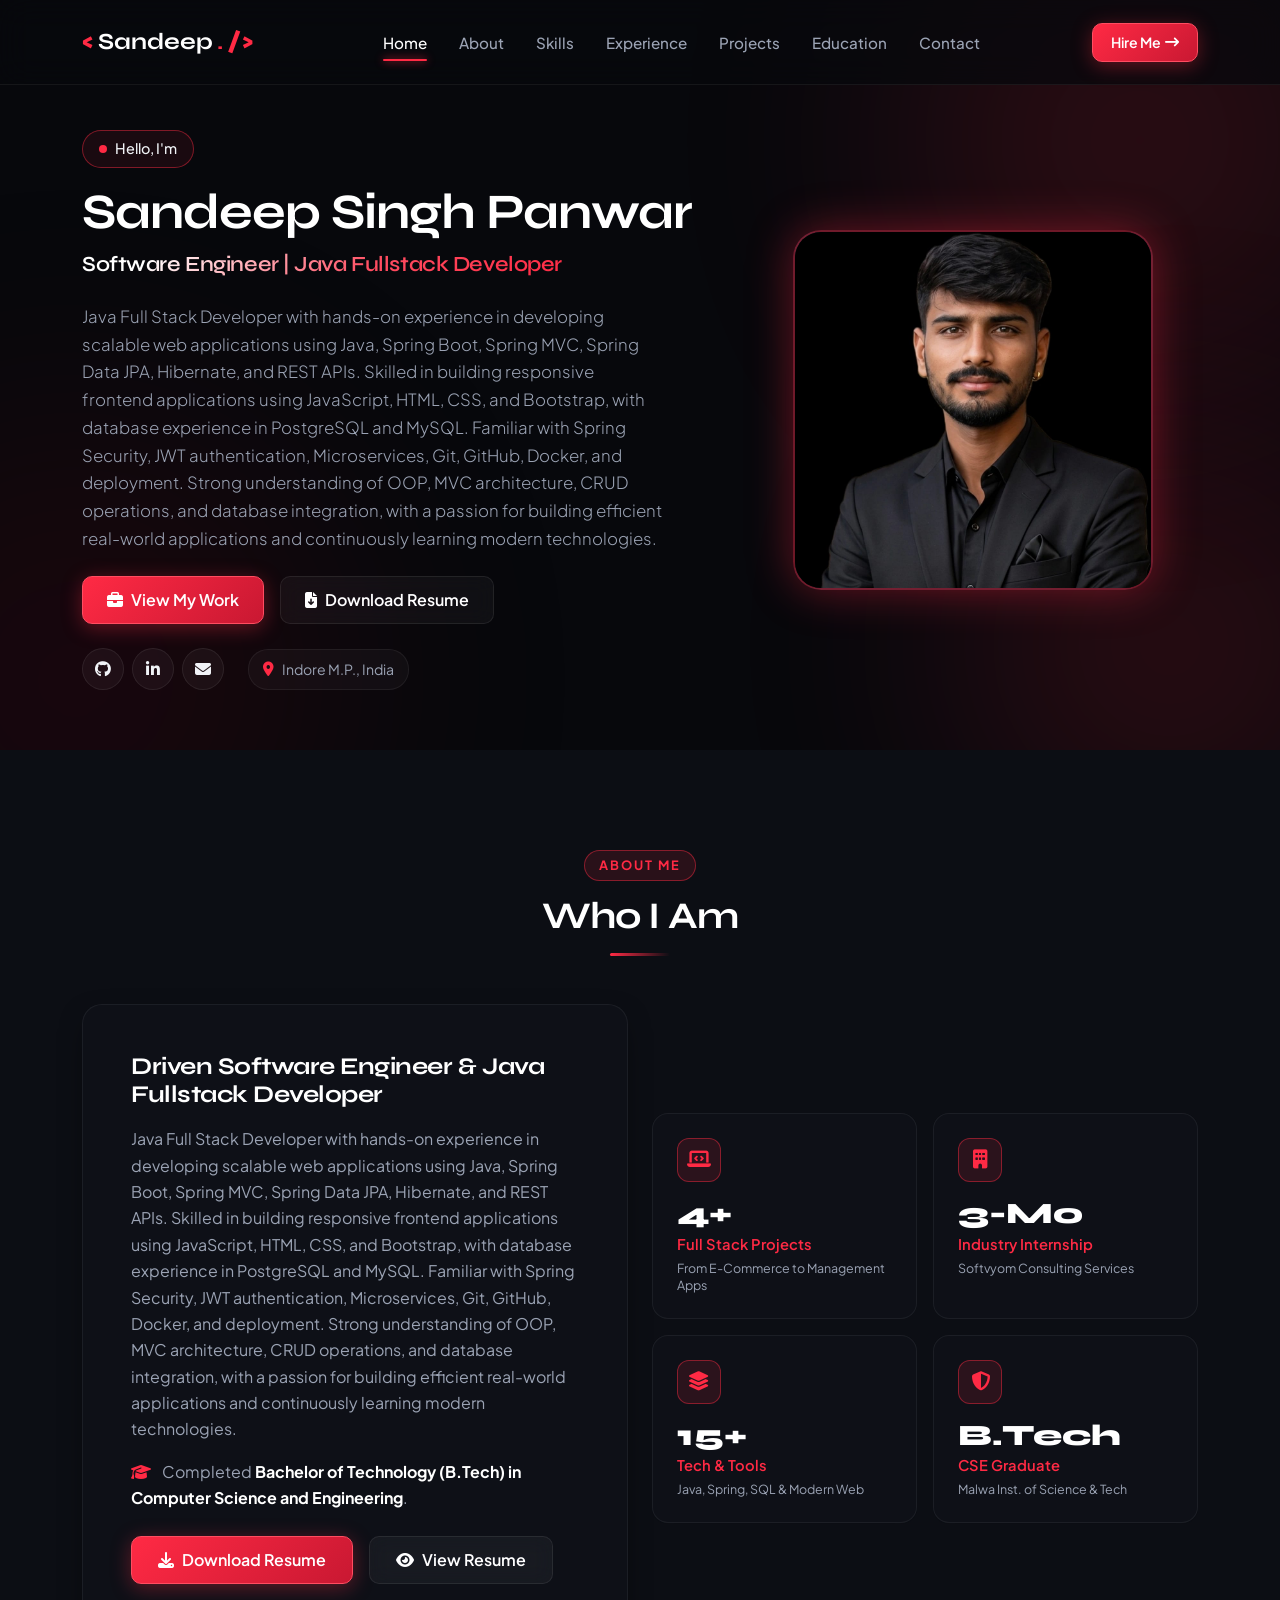
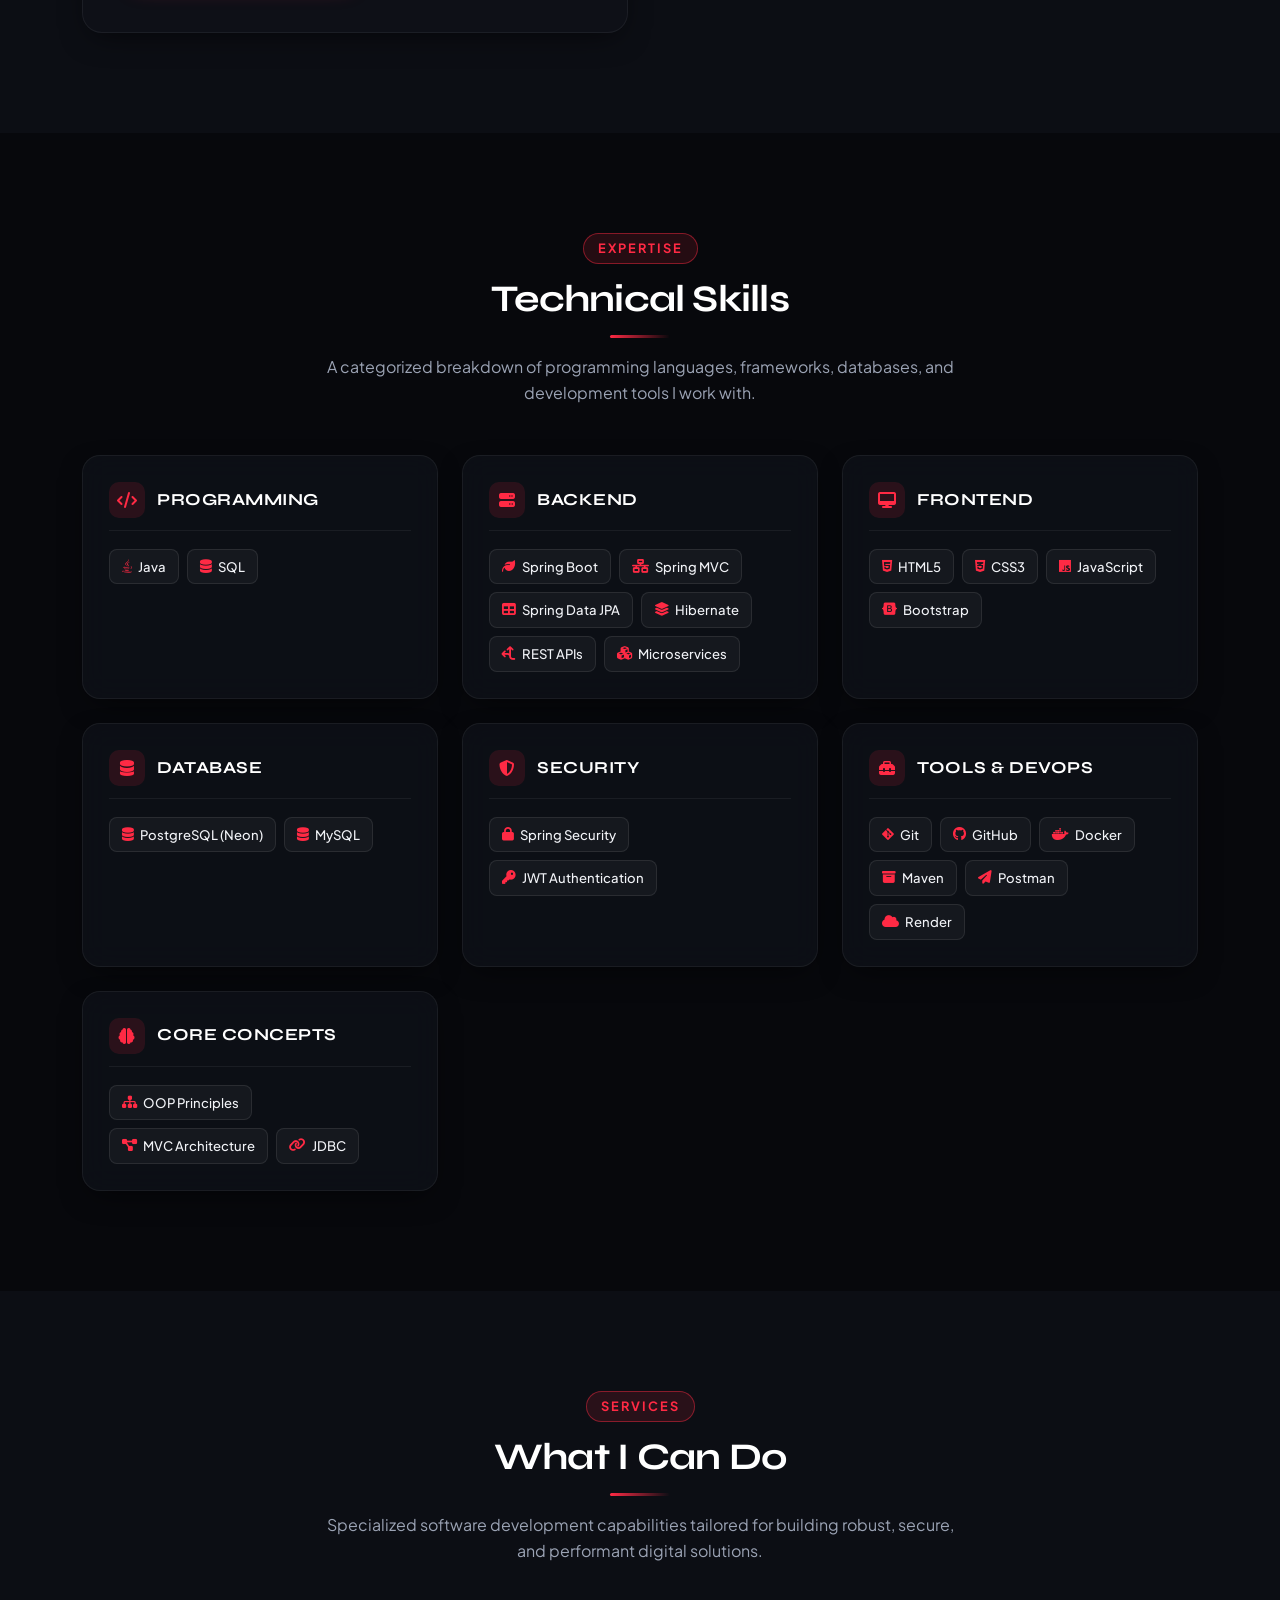
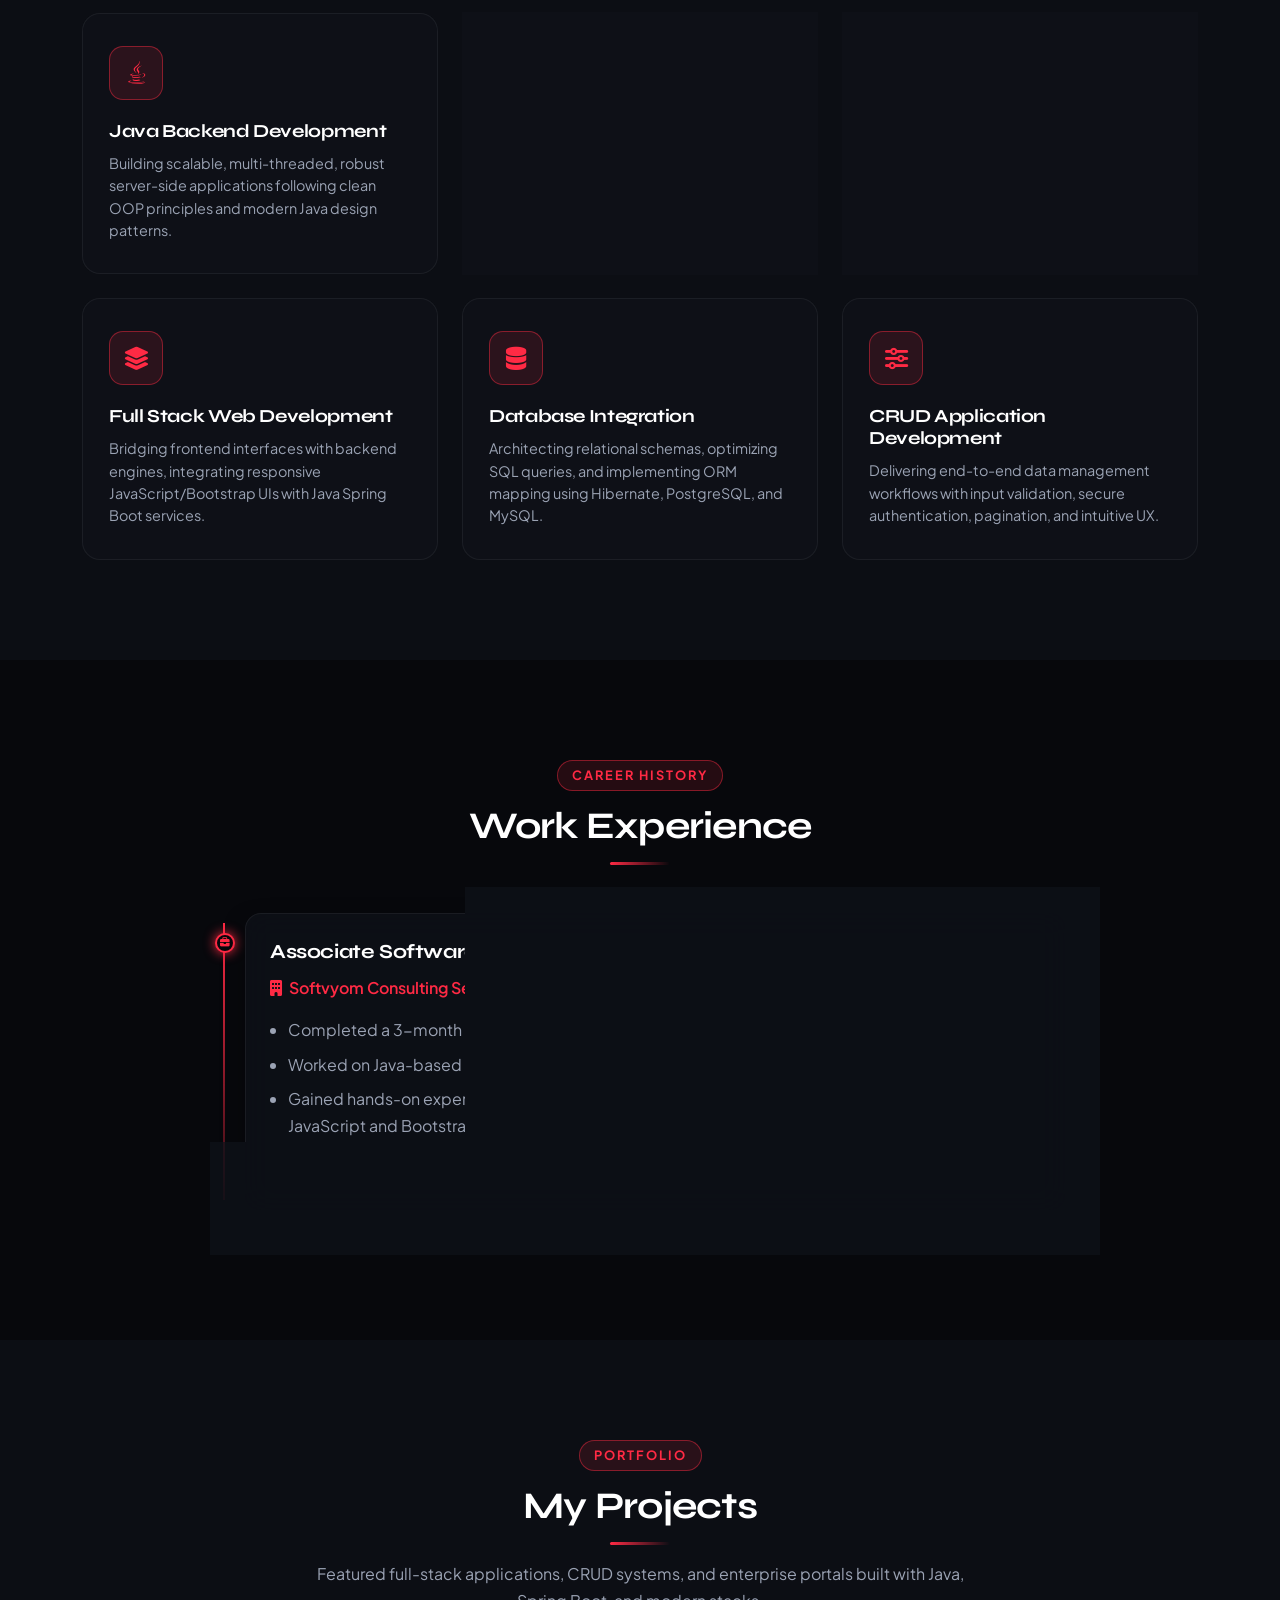
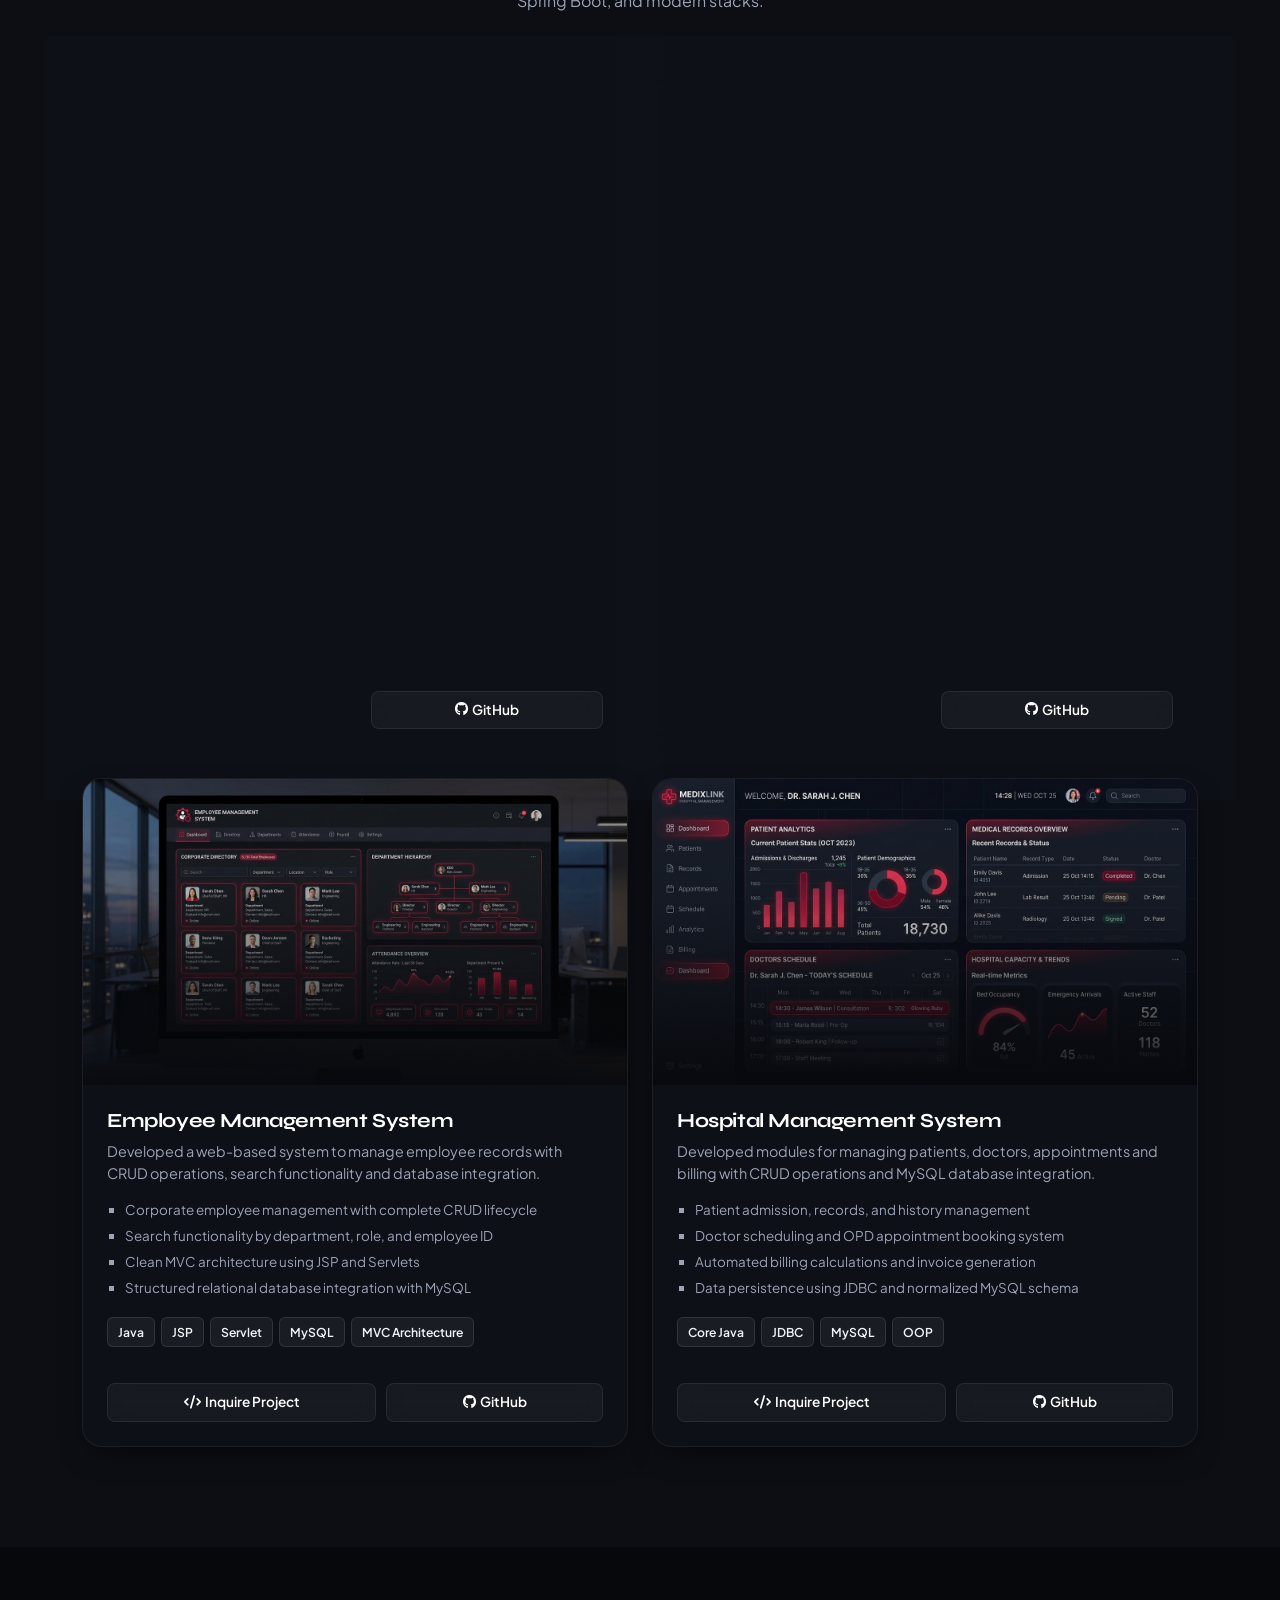
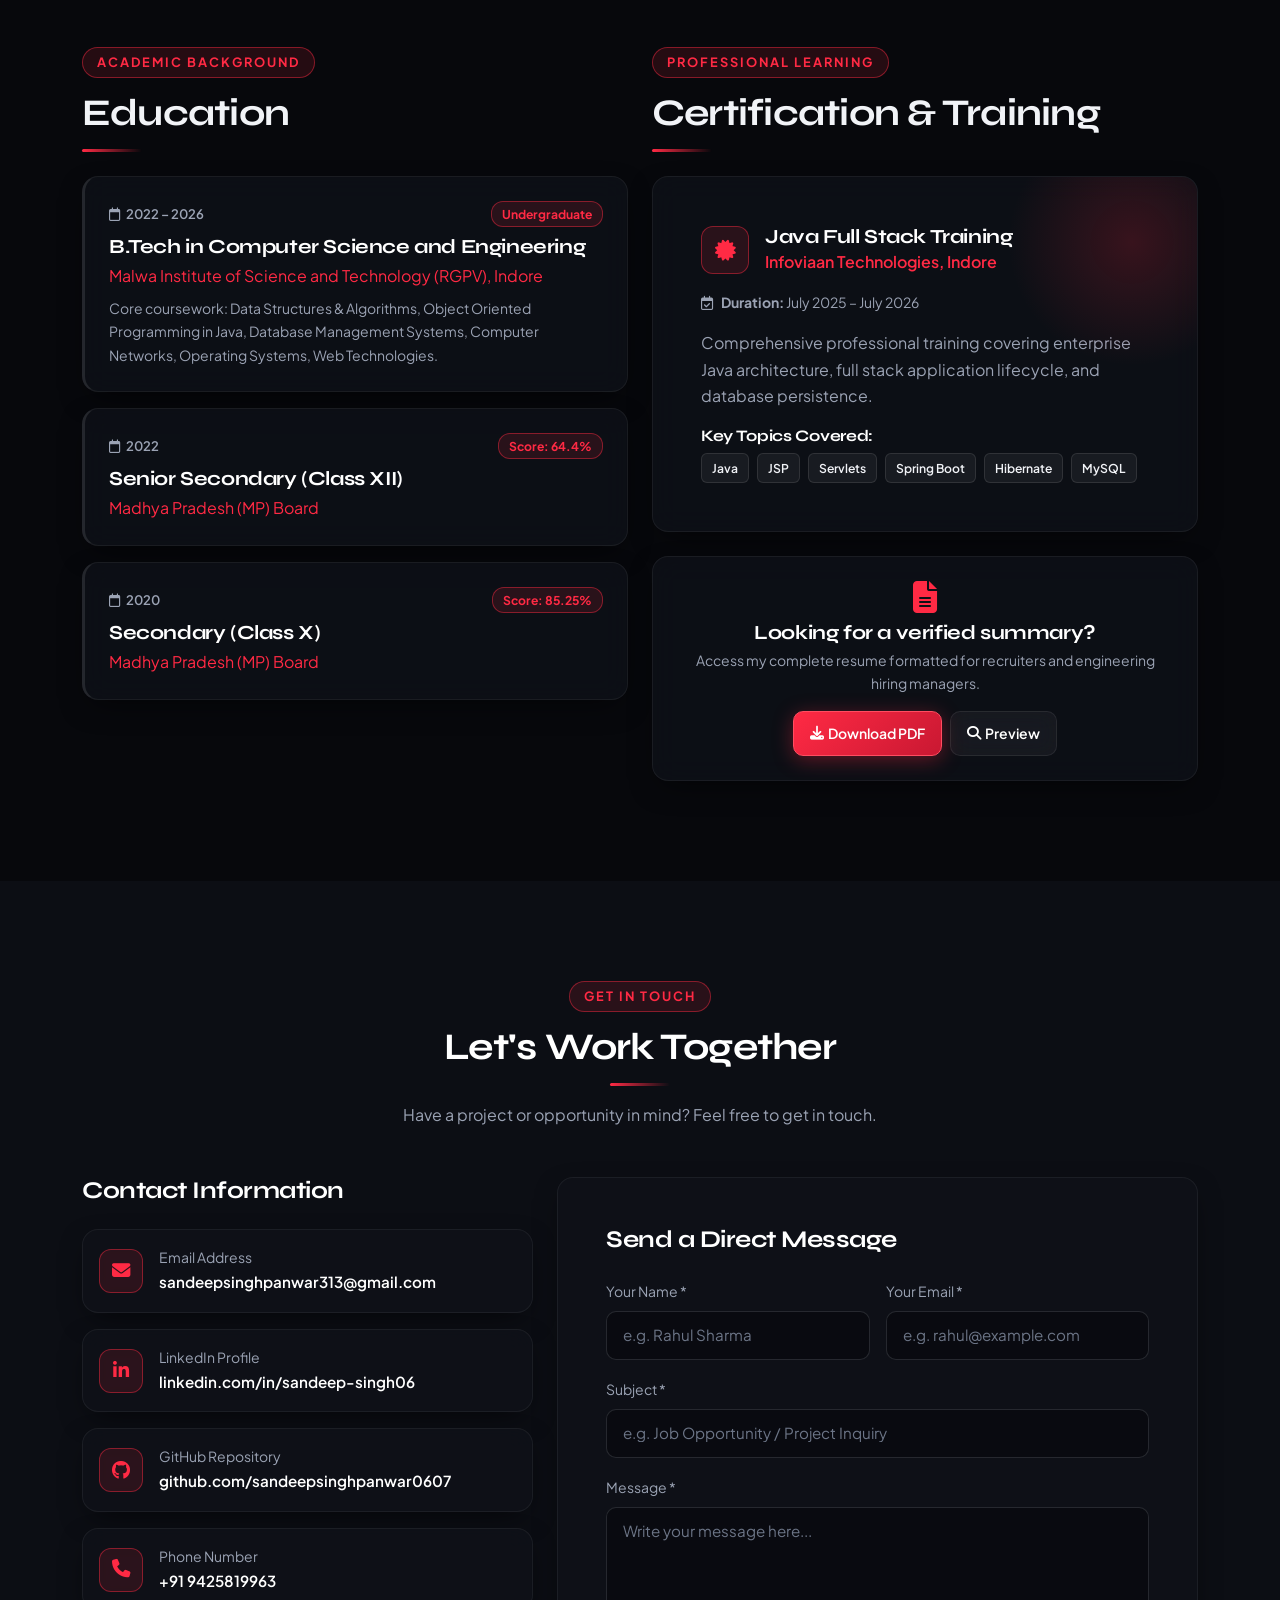
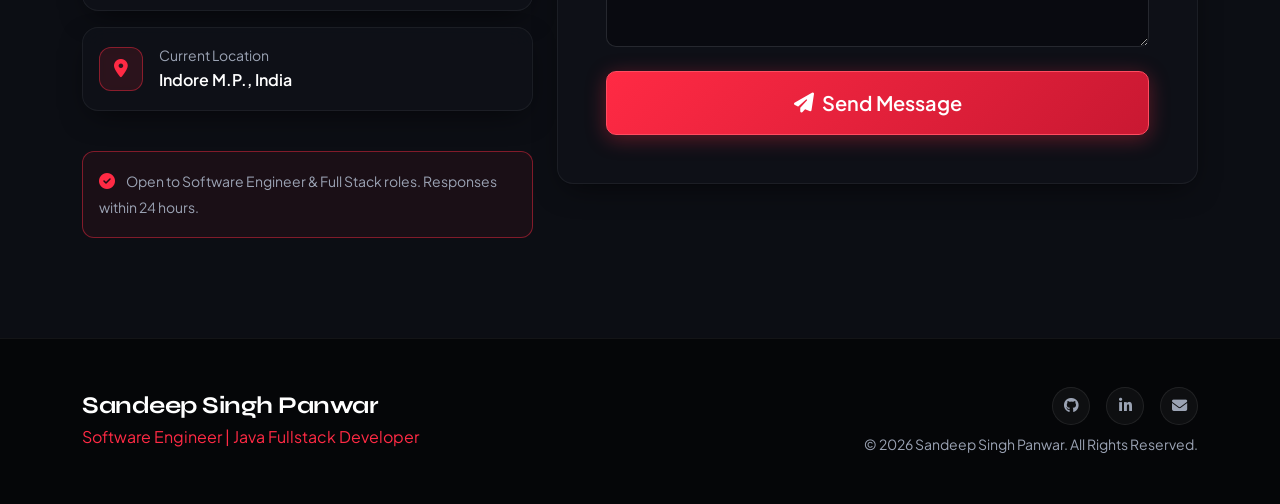
<file: index.html>
<!DOCTYPE html>
<html lang="en">

<head>
    <meta charset="UTF-8">
    <meta name="viewport" content="width=device-width, initial-scale=1.0">
    <title>Sandeep Singh Panwar | Software Engineer & Java Fullstack Developer</title>

    <!-- Meta SEO & Open Graph -->
    <meta name="description"
        content="Portfolio of Sandeep Singh Panwar - Software Engineer and Java Fullstack Developer experienced in Java, Spring Boot, Hibernate, REST APIs, Microservices, and modern web development.">
    <meta name="keywords"
        content="Sandeep Singh Panwar, Java Fullstack Developer, Software Engineer, Spring Boot, Hibernate, REST API, Indore, Java Developer Portfolio">
    <meta name="author" content="Sandeep Singh Panwar">

    <meta property="og:title" content="Sandeep Singh Panwar | Software Engineer & Java Fullstack Developer">
    <meta property="og:description"
        content="Java Full Stack Developer with hands-on experience in building scalable web applications with Java, Spring Boot, and modern web technologies.">
    <meta property="og:image" content="assets/images/profile-avatar.jpg">
    <meta property="og:type" content="website">

    <!-- Google Fonts: Syne & Plus Jakarta Sans -->
    <link rel="preconnect" href="https://fonts.googleapis.com">
    <link rel="preconnect" href="https://fonts.gstatic.com" crossorigin>
    <link
        href="https://fonts.googleapis.com/css2?family=Plus+Jakarta+Sans:wght@300;400;500;600;700&family=Syne:wght@600;700;800&display=swap"
        rel="stylesheet">

    <!-- Bootstrap 5 CSS -->
    <link href="https://cdn.jsdelivr.net/npm/bootstrap@5.3.3/dist/css/bootstrap.min.css" rel="stylesheet"
        integrity="sha384-QWTKZyjpPEjISv5WaRU9OFeRpok6YctnYmDr5pNlyT2bRjXh0JMhjY6hW+ALEwIH" crossorigin="anonymous">

    <!-- Font Awesome 6 Icons -->
    <link rel="stylesheet" href="https://cdnjs.cloudflare.com/ajax/libs/font-awesome/6.5.1/css/all.min.css"
        integrity="sha512-DTOQO9RWCH3ppGqcWaEA1BIZOC6xxalwEsw9c2QQeAIftl+Vegovlnee1c9QX4TctnWMn13TZye+giMm8e2LwA=="
        crossorigin="anonymous" referrerpolicy="no-referrer" />

    <!-- Custom CSS -->
    <link rel="stylesheet" href="css/style.css">
</head>

<body>

    <!-- Ambient Glow Blobs Background -->
    <div class="glow-orb glow-orb-1" aria-hidden="true"></div>
    <div class="glow-orb glow-orb-2" aria-hidden="true"></div>
    <div class="glow-orb glow-orb-3" aria-hidden="true"></div>

    <!-- ============================================ -->
    <!-- NAVBAR                                       -->
    <!-- ============================================ -->
    <header>
        <nav id="mainNav" class="navbar navbar-expand-lg fixed-top custom-navbar" aria-label="Main Navigation">
            <div class="container d-flex justify-content-between align-items-center">
                <a class="navbar-brand d-flex align-items-center gap-1" href="#home" id="navBrandLink">
                    <span class="brand-code-symbol">&lt;</span>
                    <span class="brand-name" id="navBrandName">Sandeep</span>
                    <span class="brand-dot">.</span>
                    <span class="brand-code-symbol">/&gt;</span>
                </a>

                <button class="navbar-toggler custom-toggler" type="button" data-bs-toggle="collapse"
                    data-bs-target="#navbarContent" aria-controls="navbarContent" aria-expanded="false"
                    aria-label="Toggle navigation">
                    <span class="toggler-icon-bar"></span>
                    <span class="toggler-icon-bar"></span>
                    <span class="toggler-icon-bar"></span>
                </button>

                <div class="collapse navbar-collapse" id="navbarContent">
                    <ul class="navbar-nav mx-auto mb-2 mb-lg-0">
                        <li class="nav-item"><a class="nav-link active" href="#home">Home</a></li>
                        <li class="nav-item"><a class="nav-link" href="#about">About</a></li>
                        <li class="nav-item"><a class="nav-link" href="#skills">Skills</a></li>
                        <li class="nav-item"><a class="nav-link" href="#experience">Experience</a></li>
                        <li class="nav-item"><a class="nav-link" href="#projects">Projects</a></li>
                        <li class="nav-item"><a class="nav-link" href="#education">Education</a></li>
                        <li class="nav-item"><a class="nav-link" href="#contact">Contact</a></li>
                    </ul>

                    <div class="nav-cta-wrapper d-flex align-items-center gap-3">
                        <a href="#contact" class="btn btn-crimson-glow nav-btn" id="navHireMeBtn">
                            <span>Hire Me</span>
                            <i class="fa-solid fa-arrow-right-long ms-1"></i>
                        </a>
                    </div>
                </div>
            </div>
        </nav>
    </header>

    <!-- ============================================ -->
    <!-- HERO SECTION                                 -->
    <!-- ============================================ -->
    <main>
        <section id="home" class="hero-section d-flex align-items-center">
            <div class="container">
                <div class="row align-items-center gy-5">

                    <!-- Left Hero Content -->
                    <div class="col-lg-7 text-center text-lg-start">
                        <div class="hero-badge mb-3 d-inline-flex align-items-center gap-2">
                            <span class="pulse-status-dot"></span>
                            <span class="hero-salutation">Hello, I'm</span>
                        </div>

                        <h1 class="hero-title fw-bold mb-2">
                            <span id="heroName">Sandeep Singh Panwar</span>
                        </h1>

                        <h2 class="hero-subtitle mb-4">
                            <span class="text-gradient-red" id="heroTitle">Software Engineer | Java Fullstack
                                Developer</span>
                        </h2>

                        <p class="hero-description lead mb-4" id="heroDescription">
                            Java Full Stack Developer with hands-on experience in developing scalable web applications
                            using Java, Spring Boot, Spring MVC, Spring Data JPA, Hibernate and REST APIs.
                        </p>

                        <!-- Action Buttons -->
                        <div
                            class="d-flex flex-column flex-sm-row gap-3 justify-content-center justify-content-lg-start mb-4">
                            <a href="#projects" class="btn btn-crimson-glow px-4" id="btnViewWork">
                                <i class="fa-solid fa-briefcase me-2"></i> View My Work
                            </a>
                            <a href="assets/resume/Sandeep_Singh_Panwar_Resume.pdf" class="btn btn-glass-outline px-4"
                                id="btnDownloadResumeHero" download="Sandeep_Singh_Panwar_Resume.pdf">
                                <i class="fa-solid fa-file-arrow-down me-2"></i> Download Resume
                            </a>
                        </div>

                        <!-- Hero Social Links & Location -->
                        <div
                            class="hero-meta d-flex flex-wrap align-items-center justify-content-center justify-content-lg-start gap-4">
                            <div class="social-pills d-flex align-items-center gap-2" id="heroSocialLinks">
                                <a href="https://github.com/sandeepsinghpanwar0607" target="_blank"
                                    rel="noopener noreferrer" class="social-circle" aria-label="GitHub Profile"
                                    id="heroGithubLink">
                                    <i class="fa-brands fa-github"></i>
                                </a>
                                <a href="https://linkedin.com/in/sandeep-singh06" target="_blank"
                                    rel="noopener noreferrer" class="social-circle" aria-label="LinkedIn Profile"
                                    id="heroLinkedinLink">
                                    <i class="fa-brands fa-linkedin-in"></i>
                                </a>
                                <a href="mailto:sandeepsinghpanwar313@gmail.com" class="social-circle"
                                    aria-label="Send Email" id="heroEmailLink">
                                    <i class="fa-solid fa-envelope"></i>
                                </a>
                            </div>
                            <div class="hero-location-pill d-flex align-items-center gap-2">
                                <i class="fa-solid fa-location-dot text-crimson"></i>
                                <span id="heroLocation">Indore M.P., India</span>
                            </div>
                        </div>
                    </div>

                    <!-- Right Hero Profile Image -->
                    <div class="col-lg-5 text-center">
                        <div class="hero-avatar-wrapper position-relative mx-auto">
                            <!-- Glowing background halo -->
                            <div class="avatar-glow-ring"></div>

                            <!-- Profile Image Container -->
                            <div class="avatar-frame">
                                <img src="assets/images/sandeepimage.jpg"
                                    alt="Sandeep Singh Panwar - Java Full Stack Developer" </div>



                            </div>
                        </div>
                    </div>
                </div>

            </div>
            </div>
        </section>

        <!-- ============================================ -->
        <!-- ABOUT ME SECTION                             -->
        <!-- ============================================ -->
        <section id="about" class="section-padding bg-charcoal-dark position-relative">
            <div class="container">
                <div class="section-header text-center mb-5">
                    <span class="section-tag">About Me</span>
                    <h2 class="section-title">Who I Am</h2>
                    <div class="section-line"></div>
                </div>

                <div class="row align-items-center gy-4">
                    <div class="col-lg-6">
                        <div class="about-card p-4 p-md-5">
                            <h3 class="h4 text-white mb-3 fw-bold">
                                Driven Software Engineer &amp; Java Fullstack Developer
                            </h3>
                            <p class="text-secondary-light mb-3" id="aboutText">
                                Java Full Stack Developer with hands-on experience in developing scalable web
                                applications using Java, Spring Boot, Spring MVC, Spring Data JPA, Hibernate, and REST
                                APIs. Skilled in building responsive frontend applications using JavaScript, HTML, CSS,
                                and Bootstrap. Experienced with PostgreSQL and MySQL databases, Spring Security, JWT
                                authentication, Microservices, Git, GitHub, Docker, and deployment.
                            </p>
                            <p class="text-secondary-light mb-4">
                                <i class="fa-solid fa-graduation-cap text-crimson me-2"></i>
                                Completed <strong class="text-white">Bachelor of Technology (B.Tech) in Computer Science
                                    and Engineering</strong>.
                            </p>

                            <!-- About Quick Actions -->
                            <div class="d-flex flex-wrap gap-3">
                                <a href="assets/resume/Sandeep_Singh_Panwar_Resume.pdf" class="btn btn-crimson-glow"
                                    id="btnAboutResume" download="Sandeep_Singh_Panwar_Resume.pdf">
                                    <i class="fa-solid fa-download me-2"></i> Download Resume
                                </a>
                                <button type="button" class="btn btn-glass-outline" data-bs-toggle="modal"
                                    data-bs-target="#resumeModal" id="btnAboutViewResume">
                                    <i class="fa-solid fa-eye me-2"></i> View Resume
                                </button>
                            </div>
                        </div>
                    </div>

                    <!-- Right Stats & Highlights -->
                    <div class="col-lg-6">
                        <div class="row g-3">
                            <div class="col-sm-6">
                                <div class="stat-card">
                                    <div class="stat-icon-wrapper">
                                        <i class="fa-solid fa-laptop-code"></i>
                                    </div>
                                    <div class="stat-number">4+</div>
                                    <div class="stat-label">Full Stack Projects</div>
                                    <div class="stat-desc">From E-Commerce to Management Apps</div>
                                </div>
                            </div>
                            <div class="col-sm-6">
                                <div class="stat-card">
                                    <div class="stat-icon-wrapper">
                                        <i class="fa-solid fa-building"></i>
                                    </div>
                                    <div class="stat-number">3-Mo</div>
                                    <div class="stat-label">Industry Internship</div>
                                    <div class="stat-desc">Softvyom Consulting Services</div>
                                </div>
                            </div>
                            <div class="col-sm-6">
                                <div class="stat-card">
                                    <div class="stat-icon-wrapper">
                                        <i class="fa-solid fa-layer-group"></i>
                                    </div>
                                    <div class="stat-number">15+</div>
                                    <div class="stat-label">Tech &amp; Tools</div>
                                    <div class="stat-desc">Java, Spring, SQL &amp; Modern Web</div>
                                </div>
                            </div>
                            <div class="col-sm-6">
                                <div class="stat-card">
                                    <div class="stat-icon-wrapper">
                                        <i class="fa-solid fa-shield-halved"></i>
                                    </div>
                                    <div class="stat-number">B.Tech</div>
                                    <div class="stat-label">CSE Graduate</div>
                                    <div class="stat-desc">Malwa Inst. of Science &amp; Tech</div>
                                </div>
                            </div>
                        </div>
                    </div>
                </div>
            </div>
        </section>

        <!-- ============================================ -->
        <!-- TECHNICAL SKILLS SECTION                     -->
        <!-- ============================================ -->
        <section id="skills" class="section-padding position-relative">
            <div class="container">
                <div class="section-header text-center mb-5">
                    <span class="section-tag">Expertise</span>
                    <h2 class="section-title">Technical Skills</h2>
                    <div class="section-line"></div>
                    <p class="text-secondary-light max-650 mx-auto mt-3">
                        A categorized breakdown of programming languages, frameworks, databases, and development tools I
                        work with.
                    </p>
                </div>

                <!-- Skills Container (Populated dynamically from script.js, with semantic fallback) -->
                <div class="row g-4" id="skillsContainer">
                    <!-- Dynamic skills categories will be rendered here by script.js -->
                </div>
            </div>
        </section>

        <!-- ============================================ -->
        <!-- SERVICES SECTION ("What I Can Do")           -->
        <!-- ============================================ -->
        <section id="services" class="section-padding bg-charcoal-dark position-relative">
            <div class="container">
                <div class="section-header text-center mb-5">
                    <span class="section-tag">Services</span>
                    <h2 class="section-title">What I Can Do</h2>
                    <div class="section-line"></div>
                    <p class="text-secondary-light max-650 mx-auto mt-3">
                        Specialized software development capabilities tailored for building robust, secure, and
                        performant digital solutions.
                    </p>
                </div>

                <!-- 6 Service Cards -->
                <div class="row g-4" id="servicesContainer">
                    <!-- Dynamic services will be rendered here by script.js -->
                </div>
            </div>
        </section>

        <!-- ============================================ -->
        <!-- EXPERIENCE SECTION                           -->
        <!-- ============================================ -->
        <section id="experience" class="section-padding position-relative">
            <div class="container">
                <div class="section-header text-center mb-5">
                    <span class="section-tag">Career History</span>
                    <h2 class="section-title">Work Experience</h2>
                    <div class="section-line"></div>
                </div>

                <div class="experience-timeline max-850 mx-auto">
                    <!-- Timeline Item -->
                    <div class="timeline-item">
                        <div class="timeline-marker">
                            <i class="fa-solid fa-briefcase"></i>
                        </div>
                        <div class="timeline-content glass-card p-4">
                            <div class="d-flex flex-wrap justify-content-between align-items-center gap-2 mb-2">
                                <h3 class="h5 text-white fw-bold mb-0">Associate Software Engineer Intern</h3>
                                <span class="badge-timeline">3-Month Internship</span>
                            </div>
                            <div class="text-crimson fw-semibold mb-3">
                                <i class="fa-solid fa-building me-1"></i> Softvyom Consulting Services Pvt. Ltd., Indore
                            </div>
                            <ul class="timeline-bullets text-secondary-light mb-3">
                                <li>Completed a 3-month internship in Software Development.</li>
                                <li>Worked on Java-based web application development and backend functionalities.</li>
                                <li>Gained hands-on experience with Java, Spring Boot, Hibernate, MySQL, REST APIs,
                                    HTML, CSS, JavaScript and Bootstrap.</li>
                            </ul>
                            <div class="d-flex flex-wrap gap-2">
                                <span class="tech-pill">Java</span>
                                <span class="tech-pill">Spring Boot</span>
                                <span class="tech-pill">Hibernate</span>
                                <span class="tech-pill">MySQL</span>
                                <span class="tech-pill">REST APIs</span>
                                <span class="tech-pill">Bootstrap</span>
                            </div>
                        </div>
                    </div>
                </div>
            </div>
        </section>

        <!-- ============================================ -->
        <!-- PROJECTS SECTION                             -->
        <!-- ============================================ -->
        <section id="projects" class="section-padding bg-charcoal-dark position-relative">
            <div class="container">
                <div class="section-header text-center mb-5">
                    <span class="section-tag">Portfolio</span>
                    <h2 class="section-title">My Projects</h2>
                    <div class="section-line"></div>
                    <p class="text-secondary-light max-650 mx-auto mt-3">
                        Featured full-stack applications, CRUD systems, and enterprise portals built with Java, Spring
                        Boot, and modern stacks.
                    </p>
                </div>

                <!-- Projects Grid (Populated dynamically from script.js) -->
                <div class="row g-4" id="projectsContainer">
                    <!-- Dynamic project cards rendered here -->
                </div>
            </div>
        </section>

        <!-- ============================================ -->
        <!-- EDUCATION & CERTIFICATION SECTION            -->
        <!-- ============================================ -->
        <section id="education" class="section-padding position-relative">
            <div class="container">
                <div class="row gy-5">

                    <!-- Left: Education -->
                    <div class="col-lg-6">
                        <div class="section-header mb-4 text-start">
                            <span class="section-tag">Academic Background</span>
                            <h2 class="section-title h3">Education</h2>
                            <div class="section-line ms-0"></div>
                        </div>

                        <div class="edu-timeline">
                            <!-- B.Tech -->
                            <div class="edu-card glass-card p-4 mb-3">
                                <div class="d-flex justify-content-between align-items-center mb-2">
                                    <span class="edu-year"><i class="fa-regular fa-calendar me-1"></i> 2022 –
                                        2026</span>
                                    <span class="badge-status">Undergraduate</span>
                                </div>
                                <h3 class="h5 text-white fw-bold mb-1">B.Tech in Computer Science and Engineering</h3>
                                <p class="text-crimson mb-2">Malwa Institute of Science and Technology (RGPV), Indore
                                </p>
                                <p class="text-secondary-light small mb-0">
                                    Core coursework: Data Structures &amp; Algorithms, Object Oriented Programming in
                                    Java, Database Management Systems, Computer Networks, Operating Systems, Web
                                    Technologies.
                                </p>
                            </div>

                            <!-- Class XII -->
                            <div class="edu-card glass-card p-4 mb-3">
                                <div class="d-flex justify-content-between align-items-center mb-2">
                                    <span class="edu-year"><i class="fa-regular fa-calendar me-1"></i> 2022</span>
                                    <span class="badge-grade">Score: 64.4%</span>
                                </div>
                                <h3 class="h5 text-white fw-bold mb-1">Senior Secondary (Class XII)</h3>
                                <p class="text-crimson mb-0">Madhya Pradesh (MP) Board</p>
                            </div>

                            <!-- Class X -->
                            <div class="edu-card glass-card p-4">
                                <div class="d-flex justify-content-between align-items-center mb-2">
                                    <span class="edu-year"><i class="fa-regular fa-calendar me-1"></i> 2020</span>
                                    <span class="badge-grade">Score: 85.25%</span>
                                </div>
                                <h3 class="h5 text-white fw-bold mb-1">Secondary (Class X)</h3>
                                <p class="text-crimson mb-0">Madhya Pradesh (MP) Board</p>
                            </div>
                        </div>
                    </div>

                    <!-- Right: Certification & Training -->
                    <div class="col-lg-6">
                        <div class="section-header mb-4 text-start">
                            <span class="section-tag">Professional Learning</span>
                            <h2 class="section-title h3">Certification &amp; Training</h2>
                            <div class="section-line ms-0"></div>
                        </div>

                        <div class="cert-card glass-card p-4 p-md-5 mb-4 position-relative overflow-hidden">
                            <div class="cert-badge-glow"></div>
                            <div class="d-flex align-items-center gap-3 mb-3">
                                <div class="cert-icon-box">
                                    <i class="fa-solid fa-certificate"></i>
                                </div>
                                <div>
                                    <h3 class="h5 text-white fw-bold mb-0">Java Full Stack Training</h3>
                                    <div class="text-crimson fw-semibold">Infoviaan Technologies, Indore</div>
                                </div>
                            </div>
                            <div class="text-secondary-light small mb-3">
                                <i class="fa-regular fa-calendar-check me-2"></i><strong>Duration:</strong> July 2025 –
                                July 2026
                            </div>
                            <p class="text-secondary-light mb-3">
                                Comprehensive professional training covering enterprise Java architecture, full stack
                                application lifecycle, and database persistence.
                            </p>
                            <h4 class="h6 text-white fw-bold mb-2">Key Topics Covered:</h4>
                            <div class="d-flex flex-wrap gap-2">
                                <span class="tech-pill">Java</span>
                                <span class="tech-pill">JSP</span>
                                <span class="tech-pill">Servlets</span>
                                <span class="tech-pill">Spring Boot</span>
                                <span class="tech-pill">Hibernate</span>
                                <span class="tech-pill">MySQL</span>
                            </div>
                        </div>

                        <!-- Resume Highlights Box -->
                        <div class="resume-cta-box glass-card p-4 text-center">
                            <i class="fa-solid fa-file-lines fa-2x text-crimson mb-2"></i>
                            <h3 class="h5 text-white fw-bold mb-1">Looking for a verified summary?</h3>
                            <p class="text-secondary-light small mb-3">
                                Access my complete resume formatted for recruiters and engineering hiring managers.
                            </p>
                            <div class="d-flex justify-content-center gap-2">
                                <a href="assets/resume/Sandeep_Singh_Panwar_Resume.pdf"
                                    class="btn btn-crimson-glow btn-sm px-3" download="Sandeep_Singh_Panwar_Resume.pdf">
                                    <i class="fa-solid fa-download me-1"></i> Download PDF
                                </a>
                                <button type="button" class="btn btn-glass-outline btn-sm px-3" data-bs-toggle="modal"
                                    data-bs-target="#resumeModal">
                                    <i class="fa-solid fa-magnifying-glass me-1"></i> Preview
                                </button>
                            </div>
                        </div>
                    </div>

                </div>
            </div>
        </section>

        <!-- ============================================ -->
        <!-- CONTACT SECTION                              -->
        <!-- ============================================ -->
        <section id="contact" class="section-padding bg-charcoal-dark position-relative">
            <div class="container">
                <div class="section-header text-center mb-5">
                    <span class="section-tag">Get In Touch</span>
                    <h2 class="section-title">Let's Work Together</h2>
                    <div class="section-line"></div>
                    <p class="text-secondary-light max-650 mx-auto mt-3" id="contactSectionDesc">
                        Have a project or opportunity in mind? Feel free to get in touch.
                    </p>
                </div>

                <div class="row gy-5">
                    <!-- Left: Contact Information Cards -->
                    <div class="col-lg-5">
                        <div class="contact-info-panel h-100 d-flex flex-column justify-content-between">
                            <div>
                                <h3 class="h4 text-white fw-bold mb-4">Contact Information</h3>

                                <div class="contact-info-card glass-card p-3 mb-3 d-flex align-items-center gap-3">
                                    <div class="contact-icon-box">
                                        <i class="fa-solid fa-envelope"></i>
                                    </div>
                                    <div>
                                        <div class="small text-secondary-light">Email Address</div>
                                        <a href="mailto:sandeepsinghpanwar313@gmail.com"
                                            class="text-white contact-link fw-semibold" id="contactCardEmail">
                                            sandeepsinghpanwar313@gmail.com
                                        </a>
                                    </div>
                                </div>

                                <div class="contact-info-card glass-card p-3 mb-3 d-flex align-items-center gap-3">
                                    <div class="contact-icon-box">
                                        <i class="fa-brands fa-linkedin-in"></i>
                                    </div>
                                    <div>
                                        <div class="small text-secondary-light">LinkedIn Profile</div>
                                        <a href="https://linkedin.com/in/sandeep-singh06" target="_blank"
                                            rel="noopener noreferrer" class="text-white contact-link fw-semibold"
                                            id="contactCardLinkedin">
                                            linkedin.com/in/sandeep-singh06
                                        </a>
                                    </div>
                                </div>

                                <div class="contact-info-card glass-card p-3 mb-3 d-flex align-items-center gap-3">
                                    <div class="contact-icon-box">
                                        <i class="fa-brands fa-github"></i>
                                    </div>
                                    <div>
                                        <div class="small text-secondary-light">GitHub Repository</div>
                                        <a href="https://github.com/sandeepsinghpanwar0607" target="_blank"
                                            rel="noopener noreferrer" class="text-white contact-link fw-semibold"
                                            id="contactCardGithub">
                                            github.com/sandeepsinghpanwar0607
                                        </a>
                                    </div>
                                </div>

                                <div class="contact-info-card glass-card p-3 mb-3 d-flex align-items-center gap-3">
                                    <div class="contact-icon-box">
                                        <i class="fa-solid fa-phone"></i>
                                    </div>
                                    <div>
                                        <div class="small text-secondary-light">Phone Number</div>
                                        <a href="tel:+919425819963" class="text-white contact-link fw-semibold">
                                            +91 9425819963
                                        </a>
                                    </div>
                                </div>

                                <div class="contact-info-card glass-card p-3 mb-3 d-flex align-items-center gap-3">
                                    <div class="contact-icon-box">
                                        <i class="fa-solid fa-location-dot"></i>
                                    </div>
                                    <div>
                                        <div class="small text-secondary-light">Current Location</div>
                                        <div class="text-white fw-semibold" id="contactCardLocation">
                                            Indore M.P., India
                                        </div>
                                    </div>
                                </div>
                            </div>

                            <!-- Quick Response Note -->
                            <div class="contact-status-note p-3 mt-4">
                                <i class="fa-solid fa-circle-check text-crimson me-2"></i>
                                <span class="small text-secondary-light">Open to Software Engineer &amp; Full Stack
                                    roles. Responses within 24 hours.</span>
                            </div>
                        </div>
                    </div>

                    <!-- Right: Contact Form -->
                    <div class="col-lg-7">
                        <div class="contact-form-wrapper glass-card p-4 p-md-5">
                            <h3 class="h4 text-white fw-bold mb-4">Send a Direct Message</h3>

                            <form id="contactForm" novalidate>
                                <div class="row g-3">
                                    <div class="col-md-6">
                                        <label for="contactName" class="form-label text-secondary-light small">Your Name
                                            *</label>
                                        <input type="text" class="form-control custom-input" id="contactName"
                                            placeholder="e.g. Rahul Sharma" required>
                                        <div class="invalid-feedback">Please provide your name.</div>
                                    </div>
                                    <div class="col-md-6">
                                        <label for="contactEmail" class="form-label text-secondary-light small">Your
                                            Email *</label>
                                        <input type="email" class="form-control custom-input" id="contactEmail"
                                            placeholder="e.g. rahul@example.com" required>
                                        <div class="invalid-feedback">Please enter a valid email address.</div>
                                    </div>
                                    <div class="col-12">
                                        <label for="contactSubject"
                                            class="form-label text-secondary-light small">Subject *</label>
                                        <input type="text" class="form-control custom-input" id="contactSubject"
                                            placeholder="e.g. Job Opportunity / Project Inquiry" required>
                                        <div class="invalid-feedback">Please enter a subject.</div>
                                    </div>
                                    <div class="col-12">
                                        <label for="contactMessage"
                                            class="form-label text-secondary-light small">Message *</label>
                                        <textarea class="form-control custom-input" id="contactMessage" rows="5"
                                            placeholder="Write your message here..." required></textarea>
                                        <div class="invalid-feedback">Please enter your message.</div>
                                    </div>
                                    <div class="col-12">
                                        <button type="submit" class="btn btn-crimson-glow btn-lg w-100 py-3 mt-2"
                                            id="btnSendMessage">
                                            <i class="fa-solid fa-paper-plane me-2"></i> Send Message
                                        </button>
                                    </div>
                                </div>
                            </form>

                            <!-- Feedback Alert (Visible upon submission) -->
                            <div id="formAlertMessage" class="mt-3 d-none" role="alert"></div>
                        </div>
                    </div>
                </div>
            </div>
        </section>
    </main>

    <!-- ============================================ -->
    <!-- FOOTER                                       -->
    <!-- ============================================ -->
    <footer class="portfolio-footer py-5">
        <div class="container">
            <div class="row align-items-center gy-4 text-center text-md-start">
                <div class="col-md-6">
                    <h3 class="footer-brand h4 fw-bold text-white mb-1" id="footerName">Sandeep Singh Panwar</h3>
                    <p class="footer-role text-crimson mb-0" id="footerTitle">Software Engineer | Java Fullstack
                        Developer</p>
                </div>
                <div class="col-md-6 text-center text-md-end">
                    <div class="footer-social-links d-inline-flex gap-3 mb-2" id="footerSocials">
                        <a href="https://github.com" target="_blank" rel="noopener noreferrer"
                            class="footer-social-icon" aria-label="GitHub"><i class="fa-brands fa-github"></i></a>
                        <a href="https://linkedin.com" target="_blank" rel="noopener noreferrer"
                            class="footer-social-icon" aria-label="LinkedIn"><i
                                class="fa-brands fa-linkedin-in"></i></a>
                        <a href="mailto:sandeep.panwar.dev@gmail.com" class="footer-social-icon" aria-label="Email"><i
                                class="fa-solid fa-envelope"></i></a>
                    </div>
                    <div class="footer-copyright text-secondary-light small">
                        &copy; 2026 Sandeep Singh Panwar. All Rights Reserved.
                    </div>
                </div>
            </div>
        </div>
    </footer>

    <!-- Back To Top Button -->
    <a href="#home" id="backToTopBtn" class="back-to-top" aria-label="Back to top">
        <i class="fa-solid fa-chevron-up"></i>
    </a>

    <!-- ============================================ -->
    <!-- RESUME VIEW MODAL                            -->
    <!-- ============================================ -->
    <div class="modal fade custom-modal" id="resumeModal" tabindex="-1" aria-labelledby="resumeModalLabel"
        aria-hidden="true">
        <div class="modal-dialog modal-xl modal-dialog-centered modal-dialog-scrollable">
            <div class="modal-content glass-modal-content">
                <div class="modal-header border-0 pb-0">
                    <div>
                        <h3 class="modal-title h5 text-white fw-bold" id="resumeModalLabel">
                            <i class="fa-solid fa-file-lines text-crimson me-2"></i> Resume Preview - Sandeep Singh
                            Panwar
                        </h3>
                        <div class="text-secondary-light small">Software Engineer | Java Fullstack Developer</div>
                    </div>
                    <button type="button" class="btn-close btn-close-white" data-bs-dismiss="modal"
                        aria-label="Close"></button>
                </div>
                <div class="modal-body p-3 p-md-4">
                    <div class="resume-frame-wrapper">
                        <iframe src="assets/resume/Sandeep_Singh_Panwar_Resume.html"
                            title="Sandeep Singh Panwar Resume Preview" class="resume-iframe"
                            id="resumeIframe"></iframe>
                    </div>
                </div>
                <div class="modal-footer border-0 pt-0 d-flex justify-content-between">
                    <span class="small text-secondary-light d-none d-sm-inline">
                        <i class="fa-solid fa-circle-info text-crimson me-1"></i> Formatted for ATS and recruiter
                        review.
                    </span>
                    <div class="d-flex gap-2">
                        <button type="button" class="btn btn-glass-outline btn-sm px-3"
                            data-bs-dismiss="modal">Close</button>
                        <a href="assets/resume/Sandeep_Singh_Panwar_Resume.pdf" class="btn btn-crimson-glow btn-sm px-4"
                            download="Sandeep_Singh_Panwar_Resume.pdf" id="btnModalDownloadResume">
                            <i class="fa-solid fa-download me-1"></i> Download PDF
                        </a>
                    </div>
                </div>
            </div>
        </div>
    </div>

    <!-- Bootstrap 5 Bundle JS (Includes Popper) -->
    <script src="https://cdn.jsdelivr.net/npm/bootstrap@5.3.3/dist/js/bootstrap.bundle.min.js"
        integrity="sha384-YvpcrYf0tY3lHB60NNkmXc5s9fDVZLESaAA55NDzOxhy9GkcIdslK1eN7N6jIeHz"
        crossorigin="anonymous"></script>

    <!-- Custom Script (Contains Centralized Config & Dynamic Render Logic) -->
    <script src="js/script.js"></script>
</body>

</html>
</file>
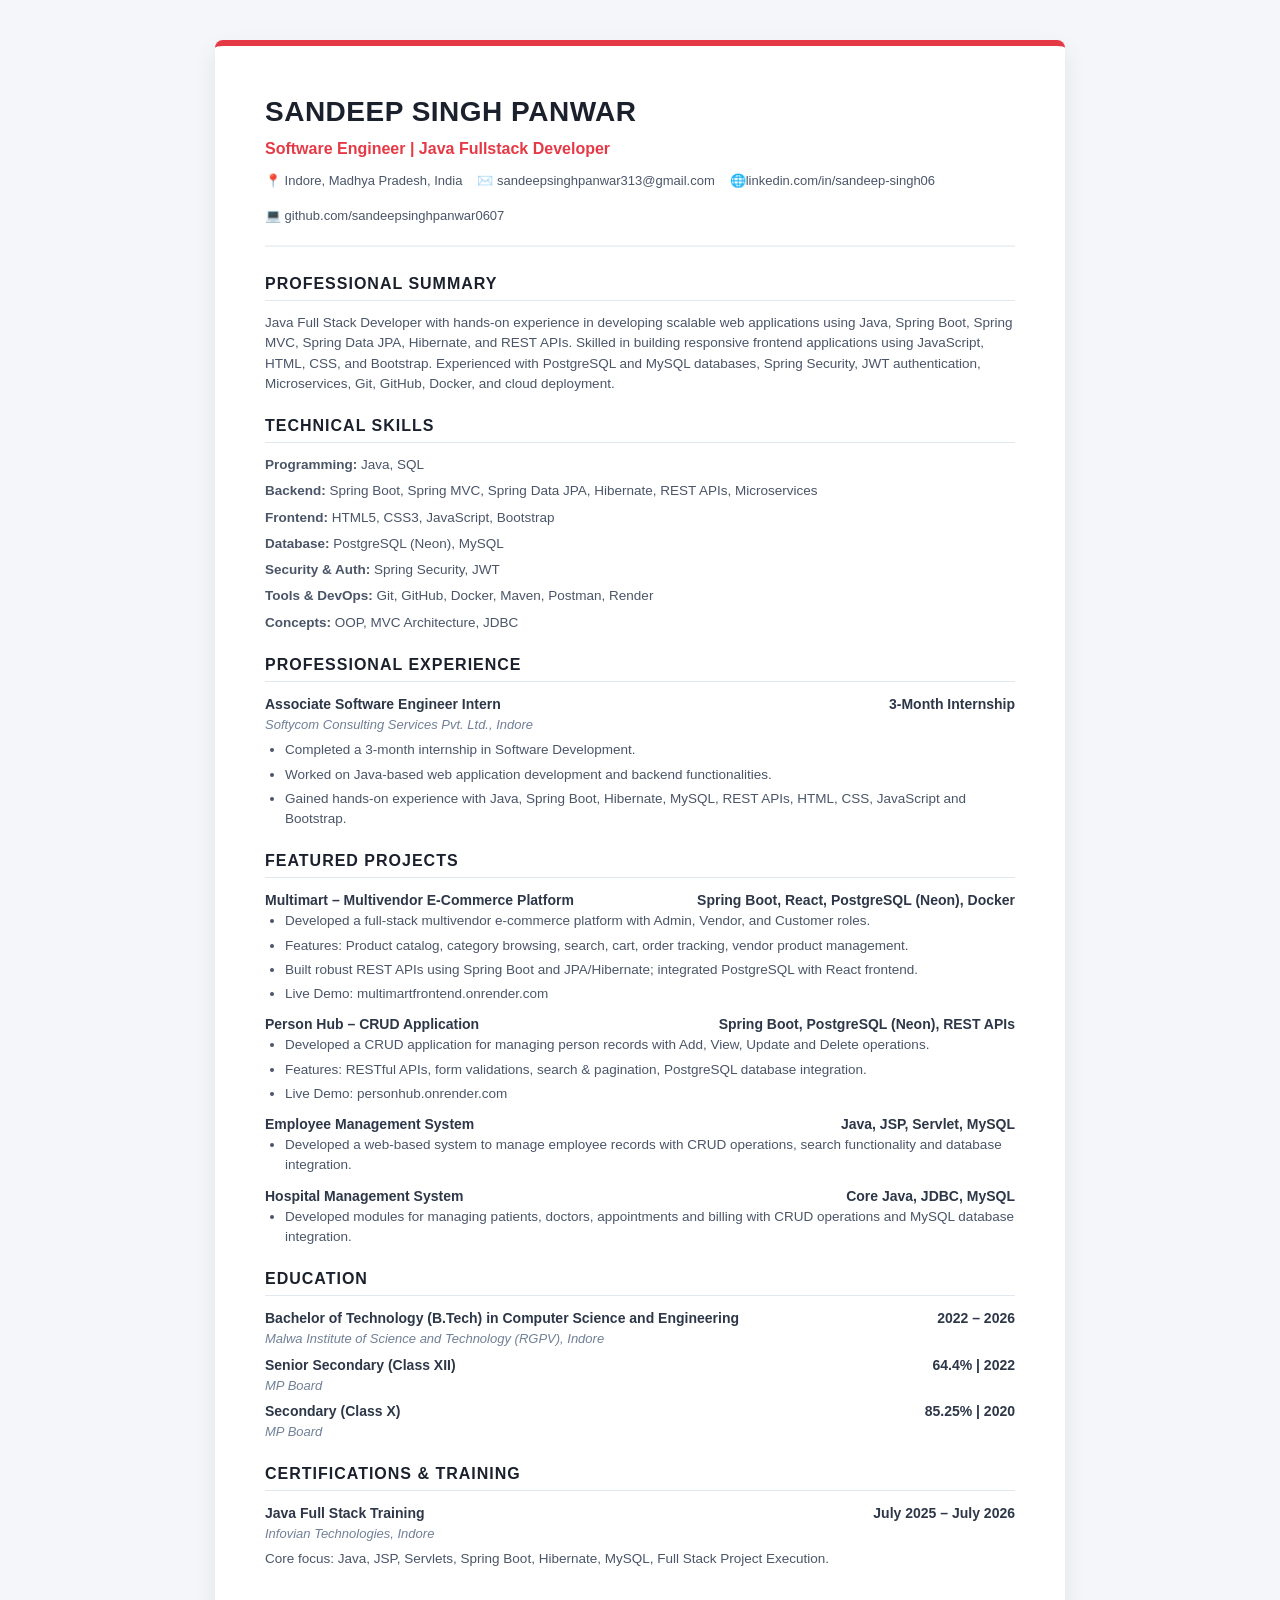
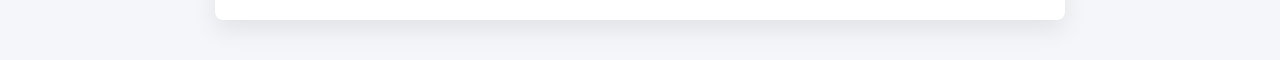
<file: assets/resume/Sandeep_Singh_Panwar_Resume.html>
<!DOCTYPE html>
<html lang="en">

<head>
    <meta charset="UTF-8">
    <meta name="viewport" content="width=device-width, initial-scale=1.0">
    <title>Sandeep Singh Panwar - Resume</title>
    <style>
        * {
            box-sizing: border-box;
            margin: 0;
            padding: 0;
            font-family: 'Segoe UI', Arial, sans-serif;
        }

        body {
            background: #f4f6f9;
            color: #2d3748;
            line-height: 1.5;
            padding: 40px 20px;
        }

        .resume-container {
            max-width: 850px;
            margin: 0 auto;
            background: #ffffff;
            padding: 45px 50px;
            box-shadow: 0 10px 25px rgba(0, 0, 0, 0.08);
            border-radius: 8px;
            border-top: 6px solid #e63946;
        }

        .header {
            border-bottom: 2px solid #edf2f7;
            padding-bottom: 20px;
            margin-bottom: 25px;
        }

        .header h1 {
            font-size: 28px;
            color: #1a202c;
            letter-spacing: 0.5px;
        }

        .header .title {
            font-size: 16px;
            color: #e63946;
            font-weight: 600;
            margin-top: 4px;
        }

        .contact-bar {
            margin-top: 10px;
            font-size: 13px;
            color: #4a5568;
            display: flex;
            flex-wrap: wrap;
            gap: 15px;
        }

        .section-title {
            font-size: 16px;
            color: #1a202c;
            text-transform: uppercase;
            letter-spacing: 1px;
            font-weight: 700;
            border-bottom: 1.5px solid #e2e8f0;
            padding-bottom: 4px;
            margin: 20px 0 12px 0;
        }

        p {
            font-size: 13.5px;
            color: #4a5568;
            margin-bottom: 6px;
        }

        ul {
            padding-left: 20px;
            font-size: 13.5px;
            color: #4a5568;
            margin-bottom: 10px;
        }

        li {
            margin-bottom: 4px;
        }

        .item-header {
            display: flex;
            justify-content: space-between;
            font-weight: 600;
            font-size: 14px;
            color: #2d3748;
        }

        .item-sub {
            font-size: 13px;
            color: #718096;
            margin-bottom: 6px;
            font-style: italic;
        }

        .badge-list {
            display: flex;
            flex-wrap: wrap;
            gap: 6px;
            margin-top: 5px;
        }

        .badge {
            background: #edf2f7;
            color: #2d3748;
            padding: 3px 8px;
            border-radius: 4px;
            font-size: 12px;
            font-weight: 500;
        }

        @media print {
            body {
                background: white;
                padding: 0;
            }

            .resume-container {
                box-shadow: none;
                border-radius: 0;
                padding: 20px 0;
                max-width: 100%;
            }
        }
    </style>
</head>

<body>
    <div class="resume-container">
        <div class="header">
            <h1>SANDEEP SINGH PANWAR</h1>
            <div class="title">Software Engineer | Java Fullstack Developer</div>
            <div class="contact-bar">
                <span>📍 Indore, Madhya Pradesh, India</span>
                <span>✉️ sandeepsinghpanwar313@gmail.com</span>
                <span>🌐linkedin.com/in/sandeep-singh06</span>
                <span>💻 github.com/sandeepsinghpanwar0607</span>
            </div>
        </div>

        <div class="section-title">Professional Summary</div>
        <p>Java Full Stack Developer with hands-on experience in developing scalable web applications using Java, Spring
            Boot, Spring MVC, Spring Data JPA, Hibernate, and REST APIs. Skilled in building responsive frontend
            applications using JavaScript, HTML, CSS, and Bootstrap. Experienced with PostgreSQL and MySQL databases,
            Spring Security, JWT authentication, Microservices, Git, GitHub, Docker, and cloud deployment.</p>

        <div class="section-title">Technical Skills</div>
        <p><strong>Programming:</strong> Java, SQL</p>
        <p><strong>Backend:</strong> Spring Boot, Spring MVC, Spring Data JPA, Hibernate, REST APIs, Microservices</p>
        <p><strong>Frontend:</strong> HTML5, CSS3, JavaScript, Bootstrap</p>
        <p><strong>Database:</strong> PostgreSQL (Neon), MySQL</p>
        <p><strong>Security & Auth:</strong> Spring Security, JWT</p>
        <p><strong>Tools & DevOps:</strong> Git, GitHub, Docker, Maven, Postman, Render</p>
        <p><strong>Concepts:</strong> OOP, MVC Architecture, JDBC</p>

        <div class="section-title">Professional Experience</div>
        <div class="item-header">
            <span>Associate Software Engineer Intern</span>
            <span>3-Month Internship</span>
        </div>
        <div class="item-sub">Softycom Consulting Services Pvt. Ltd., Indore</div>
        <ul>
            <li>Completed a 3-month internship in Software Development.</li>
            <li>Worked on Java-based web application development and backend functionalities.</li>
            <li>Gained hands-on experience with Java, Spring Boot, Hibernate, MySQL, REST APIs, HTML, CSS, JavaScript
                and Bootstrap.</li>
        </ul>

        <div class="section-title">Featured Projects</div>
        <div class="item-header">
            <span>Multimart – Multivendor E-Commerce Platform</span>
            <span>Spring Boot, React, PostgreSQL (Neon), Docker</span>
        </div>
        <ul>
            <li>Developed a full-stack multivendor e-commerce platform with Admin, Vendor, and Customer roles.</li>
            <li>Features: Product catalog, category browsing, search, cart, order tracking, vendor product management.
            </li>
            <li>Built robust REST APIs using Spring Boot and JPA/Hibernate; integrated PostgreSQL with React frontend.
            </li>
            <li>Live Demo: multimartfrontend.onrender.com</li>
        </ul>

        <div class="item-header">
            <span>Person Hub – CRUD Application</span>
            <span>Spring Boot, PostgreSQL (Neon), REST APIs</span>
        </div>
        <ul>
            <li>Developed a CRUD application for managing person records with Add, View, Update and Delete operations.
            </li>
            <li>Features: RESTful APIs, form validations, search & pagination, PostgreSQL database integration.</li>
            <li>Live Demo: personhub.onrender.com</li>
        </ul>

        <div class="item-header">
            <span>Employee Management System</span>
            <span>Java, JSP, Servlet, MySQL</span>
        </div>
        <ul>
            <li>Developed a web-based system to manage employee records with CRUD operations, search functionality and
                database integration.</li>
        </ul>

        <div class="item-header">
            <span>Hospital Management System</span>
            <span>Core Java, JDBC, MySQL</span>
        </div>
        <ul>
            <li>Developed modules for managing patients, doctors, appointments and billing with CRUD operations and
                MySQL database integration.</li>
        </ul>

        <div class="section-title">Education</div>
        <div class="item-header">
            <span>Bachelor of Technology (B.Tech) in Computer Science and Engineering</span>
            <span>2022 – 2026</span>
        </div>
        <div class="item-sub">Malwa Institute of Science and Technology (RGPV), Indore</div>

        <div class="item-header">
            <span>Senior Secondary (Class XII)</span>
            <span>64.4% | 2022</span>
        </div>
        <div class="item-sub">MP Board</div>

        <div class="item-header">
            <span>Secondary (Class X)</span>
            <span>85.25% | 2020</span>
        </div>
        <div class="item-sub">MP Board</div>

        <div class="section-title">Certifications & Training</div>
        <div class="item-header">
            <span>Java Full Stack Training</span>
            <span>July 2025 – July 2026</span>
        </div>
        <div class="item-sub">Infovian Technologies, Indore</div>
        <p>Core focus: Java, JSP, Servlets, Spring Boot, Hibernate, MySQL, Full Stack Project Execution.</p>
    </div>
</body>

</html>
</file>
<file: css/style.css>
/* ==========================================================================
   PORTFOLIO STYLESHEET
   Developer: Sandeep Singh Panwar
   Role: Software Engineer | Java Fullstack Developer
   Aesthetic: Dark Charcoal / Black with Glowing Crimson Red Accents
   ========================================================================== */

/* --------------------------------------------------------------------------
   1. CSS VARIABLES & THEME SETUP
   -------------------------------------------------------------------------- */
:root {
    --bg-dark: #07080c;
    --bg-card: rgba(16, 18, 26, 0.72);
    --bg-card-hover: rgba(22, 25, 36, 0.88);
    --bg-charcoal: #0c0e14;
    --bg-surface: #141722;
    
    --primary-red: #ff2a44;
    --primary-red-hover: #e01e38;
    --primary-red-light: rgba(255, 42, 68, 0.12);
    --primary-red-glow: rgba(255, 42, 68, 0.35);
    --primary-red-border: rgba(255, 42, 68, 0.45);
    
    --text-white: #ffffff;
    --text-light: #f1f3f7;
    --text-muted: #9ba3b4;
    --text-dim: #6c7587;
    
    --border-subtle: rgba(255, 255, 255, 0.08);
    --border-card: rgba(255, 255, 255, 0.06);
    
    --font-heading: 'Syne', -apple-system, BlinkMacSystemFont, 'Segoe UI', Roboto, sans-serif;
    --font-body: 'Plus Jakarta Sans', -apple-system, BlinkMacSystemFont, 'Segoe UI', Roboto, sans-serif;

    --transition-smooth: all 0.3s cubic-bezier(0.16, 1, 0.3, 1);
    --shadow-glass: 0 10px 30px -10px rgba(0, 0, 0, 0.65);
    --shadow-red-glow: 0 0 25px rgba(255, 42, 68, 0.28);
    --shadow-red-glow-lg: 0 0 45px rgba(255, 42, 68, 0.38);
}

/* --------------------------------------------------------------------------
   2. RESET & BASE ELEMENTS
   -------------------------------------------------------------------------- */
*, *::before, *::after {
    box-sizing: border-box;
    margin: 0;
    padding: 0;
}

html {
    scroll-behavior: smooth;
    scroll-padding-top: 85px;
}

body {
    background-color: var(--bg-dark);
    color: var(--text-light);
    font-family: var(--font-body);
    line-height: 1.65;
    overflow-x: hidden;
    position: relative;
    -webkit-font-smoothing: antialiased;
}

h1, h2, h3, h4, h5, h6 {
    font-family: var(--font-heading);
    color: var(--text-white);
    letter-spacing: -0.02em;
}

a {
    color: inherit;
    text-decoration: none;
    transition: var(--transition-smooth);
}

a:hover {
    color: var(--primary-red);
}

ul {
    list-style: none;
    padding: 0;
    margin: 0;
}

img {
    max-width: 100%;
    height: auto;
    display: block;
}

/* Focus styles for keyboard accessibility */
a:focus-visible, button:focus-visible, input:focus-visible, textarea:focus-visible {
    outline: 2px solid var(--primary-red);
    outline-offset: 3px;
}

/* --------------------------------------------------------------------------
   3. AMBIENT BACKGROUND GLOW BLOBS
   -------------------------------------------------------------------------- */
.glow-orb {
    position: fixed;
    border-radius: 50%;
    filter: blur(130px);
    pointer-events: none;
    z-index: 0;
    opacity: 0.15;
    transition: opacity 1s ease;
}

.glow-orb-1 {
    width: 480px;
    height: 480px;
    background: var(--primary-red);
    top: -100px;
    right: -100px;
}

.glow-orb-2 {
    width: 550px;
    height: 550px;
    background: #7a0017;
    top: 45%;
    left: -200px;
}

.glow-orb-3 {
    width: 420px;
    height: 420px;
    background: var(--primary-red);
    bottom: 5%;
    right: -100px;
}

/* --------------------------------------------------------------------------
   4. COMMON UTILITIES & GLASSMORPHISM
   -------------------------------------------------------------------------- */
.section-padding {
    padding: 100px 0;
    position: relative;
    z-index: 1;
}

.bg-charcoal-dark {
    background-color: var(--bg-charcoal);
}

.max-650 {
    max-width: 650px;
}

.max-850 {
    max-width: 850px;
}

.text-crimson {
    color: var(--primary-red) !important;
}

.text-secondary-light {
    color: var(--text-muted);
}

.text-gradient-red {
    background: linear-gradient(135deg, #ffffff 15%, #ff4d61 60%, #ff2a44 100%);
    -webkit-background-clip: text;
    -webkit-text-fill-color: transparent;
    display: inline-block;
}

/* Section Header Typography */
.section-header {
    margin-bottom: 50px;
}

.section-tag {
    display: inline-block;
    font-size: 0.8rem;
    text-transform: uppercase;
    letter-spacing: 2px;
    font-weight: 700;
    color: var(--primary-red);
    background: var(--primary-red-light);
    border: 1px solid var(--primary-red-border);
    padding: 4px 14px;
    border-radius: 30px;
    margin-bottom: 12px;
}

.section-title {
    font-size: 2.35rem;
    font-weight: 700;
    margin-bottom: 14px;
}

.section-line {
    width: 60px;
    height: 3px;
    background: linear-gradient(90deg, var(--primary-red), transparent);
    margin: 0 auto;
    border-radius: 2px;
}

/* Glass Card Component */
.glass-card {
    background: var(--bg-card);
    backdrop-filter: blur(14px);
    -webkit-backdrop-filter: blur(14px);
    border: 1px solid var(--border-card);
    border-radius: 16px;
    box-shadow: var(--shadow-glass);
    transition: var(--transition-smooth);
}

.glass-card:hover {
    border-color: var(--primary-red-border);
    transform: translateY(-5px);
    box-shadow: var(--shadow-red-glow);
}

/* Modern Buttons */
.btn-crimson-glow {
    background: linear-gradient(135deg, #ff2a44, #c91832);
    color: #ffffff !important;
    font-weight: 600;
    border: 1px solid #ff4d61;
    border-radius: 10px;
    padding: 11px 26px;
    display: inline-flex;
    align-items: center;
    justify-content: center;
    box-shadow: 0 4px 20px rgba(255, 42, 68, 0.35);
    transition: var(--transition-smooth);
    position: relative;
    overflow: hidden;
}

.btn-crimson-glow:hover {
    background: linear-gradient(135deg, #ff435a, #e01e38);
    box-shadow: 0 6px 30px rgba(255, 42, 68, 0.55);
    transform: translateY(-2px);
}

.btn-glass-outline {
    background: rgba(255, 255, 255, 0.04);
    color: var(--text-white) !important;
    border: 1px solid var(--border-subtle);
    border-radius: 10px;
    padding: 11px 26px;
    font-weight: 600;
    display: inline-flex;
    align-items: center;
    justify-content: center;
    backdrop-filter: blur(10px);
    transition: var(--transition-smooth);
}

.btn-glass-outline:hover {
    background: rgba(255, 42, 68, 0.12);
    border-color: var(--primary-red);
    color: #ffffff !important;
    transform: translateY(-2px);
    box-shadow: var(--shadow-red-glow);
}

/* Tech Pill Badges */
.tech-pill {
    font-size: 0.76rem;
    font-weight: 600;
    color: var(--text-light);
    background: rgba(255, 255, 255, 0.05);
    border: 1px solid rgba(255, 255, 255, 0.1);
    padding: 4px 10px;
    border-radius: 6px;
    transition: var(--transition-smooth);
    display: inline-block;
}

.tech-pill:hover, .tech-pill.active {
    background: var(--primary-red-light);
    border-color: var(--primary-red-border);
    color: #ffffff;
}

/* --------------------------------------------------------------------------
   5. NAVBAR STYLING
   -------------------------------------------------------------------------- */
.custom-navbar {
    padding: 18px 0;
    background: rgba(7, 8, 12, 0.75);
    backdrop-filter: blur(16px);
    -webkit-backdrop-filter: blur(16px);
    border-bottom: 1px solid rgba(255, 255, 255, 0.06);
    transition: var(--transition-smooth);
    z-index: 1030;
}

.custom-navbar.scrolled {
    padding: 12px 0;
    background: rgba(7, 8, 12, 0.94);
    border-bottom: 1px solid rgba(255, 42, 68, 0.22);
    box-shadow: 0 10px 30px rgba(0, 0, 0, 0.7);
}

.navbar-brand {
    font-family: var(--font-heading);
    font-weight: 700;
    font-size: 1.45rem;
    color: var(--text-white);
}

.brand-code-symbol {
    color: var(--primary-red);
    font-weight: 800;
}

.brand-dot {
    color: var(--primary-red);
}

.custom-navbar .nav-link {
    font-size: 0.95rem;
    font-weight: 500;
    color: var(--text-muted);
    padding: 8px 16px !important;
    position: relative;
    transition: var(--transition-smooth);
}

.custom-navbar .nav-link:hover,
.custom-navbar .nav-link.active {
    color: #ffffff;
}

.custom-navbar .nav-link::after {
    content: '';
    position: absolute;
    bottom: 2px;
    left: 16px;
    right: 16px;
    height: 2px;
    background: var(--primary-red);
    transform: scaleX(0);
    transition: transform 0.25s ease;
    border-radius: 2px;
    box-shadow: 0 0 8px var(--primary-red);
}

.custom-navbar .nav-link:hover::after,
.custom-navbar .nav-link.active::after {
    transform: scaleX(1);
}

.nav-btn {
    padding: 8px 18px;
    font-size: 0.88rem;
}

/* Mobile Toggler */
.custom-toggler {
    border: 1px solid var(--border-subtle);
    padding: 8px 10px;
    border-radius: 8px;
    background: rgba(255, 255, 255, 0.04);
}

.custom-toggler:focus {
    box-shadow: none;
    border-color: var(--primary-red);
}

.toggler-icon-bar {
    display: block;
    width: 22px;
    height: 2px;
    background: var(--text-white);
    margin: 4px 0;
    transition: var(--transition-smooth);
}

/* --------------------------------------------------------------------------
   6. HERO SECTION
   -------------------------------------------------------------------------- */
.hero-section {
    min-height: 85vh;
    padding-top: 130px;
    padding-bottom: 60px;
    position: relative;
    z-index: 1;
}

@media (min-height: 850px) {
    .hero-section {
        min-height: 720px;
    }
}

.hero-badge {
    background: rgba(255, 42, 68, 0.08);
    border: 1px solid var(--primary-red-border);
    padding: 6px 16px;
    border-radius: 30px;
    color: var(--text-light);
    font-size: 0.9rem;
    font-weight: 500;
}

.pulse-status-dot {
    width: 8px;
    height: 8px;
    border-radius: 50%;
    background: var(--primary-red);
    box-shadow: 0 0 0 0 rgba(255, 42, 68, 0.7);
    animation: pulseDot 2s infinite;
}

@keyframes pulseDot {
    0% {
        box-shadow: 0 0 0 0 rgba(255, 42, 68, 0.7);
    }
    70% {
        box-shadow: 0 0 0 8px rgba(255, 42, 68, 0);
    }
    100% {
        box-shadow: 0 0 0 0 rgba(255, 42, 68, 0);
    }
}

.hero-title {
    font-size: 3.1rem;
    color: #ffffff;
    letter-spacing: -0.02em;
    line-height: 1.15;
}

.hero-subtitle {
    font-size: 1.35rem;
    font-weight: 600;
    line-height: 1.4;
}

.hero-description {
    color: var(--text-muted);
    font-size: 1.05rem;
    max-width: 580px;
}

/* Hero Social Circles */
.social-circle {
    width: 42px;
    height: 42px;
    border-radius: 50%;
    background: rgba(255, 255, 255, 0.04);
    border: 1px solid var(--border-subtle);
    display: inline-flex;
    align-items: center;
    justify-content: center;
    color: var(--text-light);
    font-size: 1rem;
    transition: var(--transition-smooth);
}

.social-circle:hover {
    background: var(--primary-red);
    border-color: var(--primary-red);
    color: #ffffff;
    transform: translateY(-3px);
    box-shadow: 0 4px 15px rgba(255, 42, 68, 0.4);
}

.hero-location-pill {
    font-size: 0.88rem;
    color: var(--text-muted);
    background: rgba(255, 255, 255, 0.03);
    padding: 8px 14px;
    border-radius: 20px;
    border: 1px solid var(--border-card);
}

/* Hero Profile Display Area */
.hero-avatar-wrapper {
    width: 360px;
    max-width: 100%;
}

.avatar-glow-ring {
    position: absolute;
    inset: -12px;
    border-radius: 32px;
    background: radial-gradient(circle, rgba(255, 42, 68, 0.35) 0%, rgba(255, 42, 68, 0) 70%);
    filter: blur(16px);
    z-index: 0;
    animation: glowFloat 4s ease-in-out infinite alternate;
}

@keyframes glowFloat {
    0% { transform: scale(0.96); opacity: 0.6; }
    100% { transform: scale(1.04); opacity: 0.9; }
}

.avatar-frame {
    position: relative;
    z-index: 1;
    border-radius: 28px;
    overflow: hidden;
    background: linear-gradient(145deg, #181b28, #0b0c12);
    border: 2px solid rgba(255, 42, 68, 0.4);
    box-shadow: var(--shadow-red-glow-lg);
    aspect-ratio: 1 / 1;
}

.hero-profile-img {
    width: 100%;
    height: 100%;
    object-fit: cover;
    object-position: center top;
    transition: transform 0.5s ease;
}

.avatar-frame:hover .hero-profile-img {
    transform: scale(1.03);
}

/* Floating Badges */
.floating-badge {
    position: absolute;
    z-index: 2;
    background: rgba(14, 16, 24, 0.88);
    backdrop-filter: blur(12px);
    border: 1px solid rgba(255, 255, 255, 0.12);
    border-radius: 14px;
    padding: 10px 14px;
    display: flex;
    align-items: center;
    gap: 12px;
    box-shadow: 0 10px 25px rgba(0, 0, 0, 0.5);
    text-align: left;
    transition: var(--transition-smooth);
}

.floating-badge:hover {
    border-color: var(--primary-red-border);
    box-shadow: var(--shadow-red-glow);
}

.badge-top-right {
    top: -15px;
    right: -20px;
}

.badge-bottom-left {
    bottom: -15px;
    left: -20px;
}

.badge-icon {
    width: 36px;
    height: 36px;
    border-radius: 10px;
    background: var(--primary-red-light);
    color: var(--primary-red);
    display: flex;
    align-items: center;
    justify-content: center;
    font-size: 1.15rem;
}

.badge-title {
    font-size: 0.85rem;
    font-weight: 700;
    color: var(--text-white);
    line-height: 1.2;
}

.badge-sub {
    font-size: 0.72rem;
    color: var(--text-muted);
}

/* --------------------------------------------------------------------------
   7. ABOUT SECTION
   -------------------------------------------------------------------------- */
.about-card {
    background: var(--bg-card);
    backdrop-filter: blur(14px);
    border: 1px solid var(--border-card);
    border-radius: 20px;
    box-shadow: var(--shadow-glass);
}

.stat-card {
    background: var(--bg-card);
    backdrop-filter: blur(12px);
    border: 1px solid var(--border-card);
    border-radius: 16px;
    padding: 24px;
    height: 100%;
    transition: var(--transition-smooth);
    position: relative;
    overflow: hidden;
}

.stat-card:hover {
    transform: translateY(-4px);
    border-color: var(--primary-red-border);
    box-shadow: var(--shadow-red-glow);
}

.stat-icon-wrapper {
    width: 44px;
    height: 44px;
    border-radius: 12px;
    background: var(--primary-red-light);
    border: 1px solid var(--primary-red-border);
    display: flex;
    align-items: center;
    justify-content: center;
    color: var(--primary-red);
    font-size: 1.2rem;
    margin-bottom: 14px;
}

.stat-number {
    font-family: var(--font-heading);
    font-size: 1.85rem;
    font-weight: 800;
    color: #ffffff;
    line-height: 1.2;
}

.stat-label {
    font-size: 0.92rem;
    font-weight: 600;
    color: var(--primary-red);
    margin-bottom: 4px;
}

.stat-desc {
    font-size: 0.78rem;
    color: var(--text-muted);
    line-height: 1.35;
}

/* --------------------------------------------------------------------------
   8. SKILLS SECTION
   -------------------------------------------------------------------------- */
.skill-category-card {
    background: var(--bg-card);
    backdrop-filter: blur(14px);
    border: 1px solid var(--border-card);
    border-radius: 18px;
    padding: 26px;
    height: 100%;
    box-shadow: var(--shadow-glass);
    transition: var(--transition-smooth);
}

.skill-category-card:hover {
    border-color: var(--primary-red-border);
    box-shadow: var(--shadow-red-glow);
    transform: translateY(-4px);
}

.skill-category-header {
    display: flex;
    align-items: center;
    gap: 12px;
    margin-bottom: 18px;
    padding-bottom: 12px;
    border-bottom: 1px solid rgba(255, 255, 255, 0.06);
}

.skill-cat-icon {
    width: 36px;
    height: 36px;
    border-radius: 10px;
    background: var(--primary-red-light);
    color: var(--primary-red);
    display: flex;
    align-items: center;
    justify-content: center;
    font-size: 1rem;
}

.skill-cat-title {
    font-size: 1.05rem;
    font-weight: 700;
    color: #ffffff;
    margin: 0;
    text-transform: uppercase;
    letter-spacing: 0.5px;
}

.skill-items-grid {
    display: flex;
    flex-wrap: wrap;
    gap: 8px;
}

.skill-badge {
    background: rgba(255, 255, 255, 0.04);
    border: 1px solid rgba(255, 255, 255, 0.09);
    padding: 6px 12px;
    border-radius: 8px;
    font-size: 0.82rem;
    font-weight: 500;
    color: var(--text-light);
    display: inline-flex;
    align-items: center;
    gap: 6px;
    transition: var(--transition-smooth);
}

.skill-badge i {
    color: var(--primary-red);
    font-size: 0.85rem;
}

.skill-badge:hover {
    background: var(--primary-red-light);
    border-color: var(--primary-red);
    color: #ffffff;
    transform: translateY(-2px);
}

/* --------------------------------------------------------------------------
   9. SERVICES SECTION ("What I Can Do")
   -------------------------------------------------------------------------- */
.service-card {
    background: var(--bg-card);
    backdrop-filter: blur(14px);
    border: 1px solid var(--border-card);
    border-radius: 18px;
    padding: 32px 26px;
    height: 100%;
    transition: var(--transition-smooth);
    position: relative;
    overflow: hidden;
}

.service-card::before {
    content: '';
    position: absolute;
    top: 0;
    left: 0;
    width: 100%;
    height: 3px;
    background: linear-gradient(90deg, var(--primary-red), transparent);
    opacity: 0;
    transition: var(--transition-smooth);
}

.service-card:hover {
    transform: translateY(-6px);
    border-color: var(--primary-red-border);
    box-shadow: var(--shadow-red-glow);
}

.service-card:hover::before {
    opacity: 1;
}

.service-icon-box {
    width: 54px;
    height: 54px;
    border-radius: 14px;
    background: var(--primary-red-light);
    border: 1px solid var(--primary-red-border);
    display: flex;
    align-items: center;
    justify-content: center;
    color: var(--primary-red);
    font-size: 1.45rem;
    margin-bottom: 20px;
    transition: var(--transition-smooth);
}

.service-card:hover .service-icon-box {
    background: var(--primary-red);
    color: #ffffff;
    box-shadow: 0 0 20px rgba(255, 42, 68, 0.4);
    transform: scale(1.05);
}

.service-title {
    font-size: 1.15rem;
    font-weight: 700;
    color: #ffffff;
    margin-bottom: 10px;
}

.service-desc {
    color: var(--text-muted);
    font-size: 0.9rem;
    line-height: 1.55;
    margin: 0;
}

/* --------------------------------------------------------------------------
   10. EXPERIENCE SECTION (Timeline)
   -------------------------------------------------------------------------- */
.experience-timeline {
    position: relative;
    padding-left: 30px;
}

.experience-timeline::before {
    content: '';
    position: absolute;
    left: 8px;
    top: 10px;
    bottom: 10px;
    width: 2px;
    background: linear-gradient(180deg, var(--primary-red) 0%, rgba(255, 42, 68, 0.15) 100%);
}

.timeline-item {
    position: relative;
    margin-bottom: 30px;
}

.timeline-marker {
    position: absolute;
    left: -30px;
    top: 20px;
    width: 20px;
    height: 20px;
    border-radius: 50%;
    background: var(--bg-dark);
    border: 2px solid var(--primary-red);
    box-shadow: 0 0 12px var(--primary-red);
    display: flex;
    align-items: center;
    justify-content: center;
    color: var(--primary-red);
    font-size: 0.6rem;
}

.badge-timeline {
    font-size: 0.8rem;
    font-weight: 700;
    color: var(--primary-red);
    background: var(--primary-red-light);
    border: 1px solid var(--primary-red-border);
    padding: 3px 12px;
    border-radius: 20px;
}

.timeline-bullets {
    padding-left: 18px;
}

.timeline-bullets li {
    list-style: disc;
    margin-bottom: 8px;
}

/* --------------------------------------------------------------------------
   11. PROJECTS SECTION
   -------------------------------------------------------------------------- */
.project-card {
    background: var(--bg-card);
    backdrop-filter: blur(14px);
    border: 1px solid var(--border-card);
    border-radius: 20px;
    overflow: hidden;
    height: 100%;
    display: flex;
    flex-direction: column;
    box-shadow: var(--shadow-glass);
    transition: var(--transition-smooth);
}

.project-card:hover {
    transform: translateY(-6px);
    border-color: var(--primary-red-border);
    box-shadow: var(--shadow-red-glow-lg);
}

.project-img-wrapper {
    position: relative;
    width: 100%;
    aspect-ratio: 16 / 9;
    overflow: hidden;
    background: #11131c;
}

.project-img {
    width: 100%;
    height: 100%;
    object-fit: cover;
    transition: transform 0.6s ease;
}

.project-card:hover .project-img {
    transform: scale(1.05);
}

.project-overlay {
    position: absolute;
    inset: 0;
    background: linear-gradient(0deg, rgba(7, 8, 12, 0.95) 0%, rgba(7, 8, 12, 0.2) 60%, transparent 100%);
    pointer-events: none;
}

.project-body {
    padding: 24px;
    display: flex;
    flex-direction: column;
    flex-grow: 1;
}

.project-title {
    font-size: 1.25rem;
    font-weight: 700;
    color: #ffffff;
    margin-bottom: 8px;
}

.project-desc {
    color: var(--text-muted);
    font-size: 0.9rem;
    line-height: 1.5;
    margin-bottom: 14px;
}

.project-features-list {
    margin-bottom: 14px;
    padding-left: 18px;
    font-size: 0.84rem;
    color: var(--text-muted);
}

.project-features-list li {
    list-style: square;
    margin-bottom: 4px;
}

.project-tech-stack {
    display: flex;
    flex-wrap: wrap;
    gap: 6px;
    margin-bottom: 20px;
    margin-top: auto;
}

.project-actions {
    display: flex;
    gap: 10px;
}

.btn-project {
    padding: 8px 16px;
    font-size: 0.85rem;
    border-radius: 8px;
    font-weight: 600;
}

/* --------------------------------------------------------------------------
   12. EDUCATION & CERTIFICATION
   -------------------------------------------------------------------------- */
.edu-card {
    transition: var(--transition-smooth);
    border-left: 3px solid rgba(255, 255, 255, 0.1);
}

.edu-card:hover {
    border-left-color: var(--primary-red);
}

.edu-year {
    font-size: 0.82rem;
    color: var(--text-muted);
    font-weight: 600;
}

.badge-status, .badge-grade {
    font-size: 0.76rem;
    font-weight: 700;
    color: var(--primary-red);
    background: var(--primary-red-light);
    border: 1px solid var(--primary-red-border);
    padding: 2px 10px;
    border-radius: 12px;
}

.cert-card {
    position: relative;
}

.cert-badge-glow {
    position: absolute;
    width: 250px;
    height: 250px;
    border-radius: 50%;
    background: radial-gradient(circle, rgba(255, 42, 68, 0.18) 0%, transparent 70%);
    top: -60px;
    right: -60px;
    pointer-events: none;
}

.cert-icon-box {
    width: 48px;
    height: 48px;
    border-radius: 12px;
    background: var(--primary-red-light);
    border: 1px solid var(--primary-red-border);
    display: flex;
    align-items: center;
    justify-content: center;
    color: var(--primary-red);
    font-size: 1.3rem;
}

/* --------------------------------------------------------------------------
   13. CONTACT SECTION
   -------------------------------------------------------------------------- */
.contact-icon-box {
    width: 44px;
    height: 44px;
    border-radius: 12px;
    background: var(--primary-red-light);
    border: 1px solid var(--primary-red-border);
    display: flex;
    align-items: center;
    justify-content: center;
    color: var(--primary-red);
    font-size: 1.15rem;
    flex-shrink: 0;
}

.contact-link {
    font-size: 0.95rem;
    word-break: break-all;
    transition: var(--transition-smooth);
}

.contact-link:hover {
    color: var(--primary-red) !important;
}

.contact-status-note {
    background: rgba(255, 42, 68, 0.06);
    border: 1px solid var(--primary-red-border);
    border-radius: 12px;
}

/* Custom Dark Inputs */
.custom-input {
    background-color: rgba(9, 10, 15, 0.8) !important;
    border: 1px solid rgba(255, 255, 255, 0.1) !important;
    color: var(--text-white) !important;
    padding: 12px 16px;
    border-radius: 10px;
    font-size: 0.95rem;
    transition: var(--transition-smooth);
}

.custom-input::placeholder {
    color: var(--text-dim) !important;
}

.custom-input:focus {
    background-color: rgba(14, 16, 24, 0.95) !important;
    border-color: var(--primary-red) !important;
    box-shadow: 0 0 15px rgba(255, 42, 68, 0.3) !important;
}

.invalid-feedback {
    color: #ff6b7e;
    font-size: 0.82rem;
}

/* --------------------------------------------------------------------------
   14. FOOTER & BACK TO TOP
   -------------------------------------------------------------------------- */
.portfolio-footer {
    background: #050608;
    border-top: 1px solid rgba(255, 255, 255, 0.06);
    position: relative;
    z-index: 1;
}

.footer-social-icon {
    width: 38px;
    height: 38px;
    border-radius: 50%;
    background: rgba(255, 255, 255, 0.04);
    border: 1px solid var(--border-subtle);
    display: inline-flex;
    align-items: center;
    justify-content: center;
    color: var(--text-muted);
    font-size: 0.95rem;
    transition: var(--transition-smooth);
}

.footer-social-icon:hover {
    background: var(--primary-red);
    color: #ffffff;
    border-color: var(--primary-red);
    transform: translateY(-3px);
    box-shadow: 0 4px 15px rgba(255, 42, 68, 0.4);
}

.back-to-top {
    position: fixed;
    bottom: 28px;
    right: 28px;
    width: 44px;
    height: 44px;
    border-radius: 50%;
    background: var(--primary-red);
    color: #ffffff;
    display: flex;
    align-items: center;
    justify-content: center;
    font-size: 1rem;
    box-shadow: 0 4px 20px rgba(255, 42, 68, 0.45);
    z-index: 999;
    opacity: 0;
    visibility: hidden;
    transform: translateY(15px);
    transition: var(--transition-smooth);
}

.back-to-top.visible {
    opacity: 1;
    visibility: visible;
    transform: translateY(0);
}

.back-to-top:hover {
    background: #ffffff;
    color: var(--primary-red);
    box-shadow: 0 6px 25px rgba(255, 255, 255, 0.4);
}

/* --------------------------------------------------------------------------
   15. RESUME MODAL STYLES
   -------------------------------------------------------------------------- */
.custom-modal {
    backdrop-filter: blur(10px);
}

.glass-modal-content {
    background: rgba(12, 14, 20, 0.95);
    border: 1px solid var(--primary-red-border);
    border-radius: 20px;
    box-shadow: 0 20px 60px rgba(0, 0, 0, 0.8), var(--shadow-red-glow-lg);
}

.resume-frame-wrapper {
    width: 100%;
    height: 70vh;
    border-radius: 12px;
    overflow: hidden;
    background: #ffffff;
}

.resume-iframe {
    width: 100%;
    height: 100%;
    border: none;
}

/* --------------------------------------------------------------------------
   16. RESPONSIVE MEDIA QUERIES
   -------------------------------------------------------------------------- */
@media (max-width: 991.98px) {
    .navbar-collapse {
        background: rgba(10, 12, 18, 0.98);
        border: 1px solid var(--border-subtle);
        border-radius: 14px;
        padding: 20px;
        margin-top: 15px;
        box-shadow: 0 15px 35px rgba(0, 0, 0, 0.8);
    }

    .custom-navbar .nav-link {
        padding: 10px 14px !important;
    }

    .hero-section {
        padding-top: 110px;
        padding-bottom: 50px;
        text-align: center;
    }

    .hero-avatar-wrapper {
        width: 290px;
        margin-top: 25px;
    }

    .floating-badge {
        display: none; /* Hide floating badges on medium/small mobile for clean fit */
    }

    .section-title {
        font-size: 2rem;
    }
}

@media (max-width: 575.98px) {
    .section-padding {
        padding: 70px 0;
    }

    .navbar-brand {
        font-size: 1.25rem;
    }

    .hero-title {
        font-size: 1.85rem;
        line-height: 1.2;
        word-break: normal;
    }

    .hero-subtitle {
        font-size: 1.05rem;
    }

    .hero-description {
        font-size: 0.92rem;
    }

    .hero-meta {
        flex-direction: column !important;
        align-items: center !important;
        gap: 12px !important;
    }

    .hero-location-pill {
        font-size: 0.82rem;
        justify-content: center;
    }

    .avatar-frame {
        border-radius: 22px;
    }

    .hero-avatar-wrapper {
        width: 240px;
    }

    .about-card, .contact-form-wrapper {
        padding: 20px !important;
    }

    .btn-crimson-glow, .btn-glass-outline {
        width: 100%;
        margin-bottom: 8px;
    }

    .project-actions {
        flex-direction: column;
    }

    .btn-project {
        width: 100%;
        text-align: center;
    }
}
</file>
